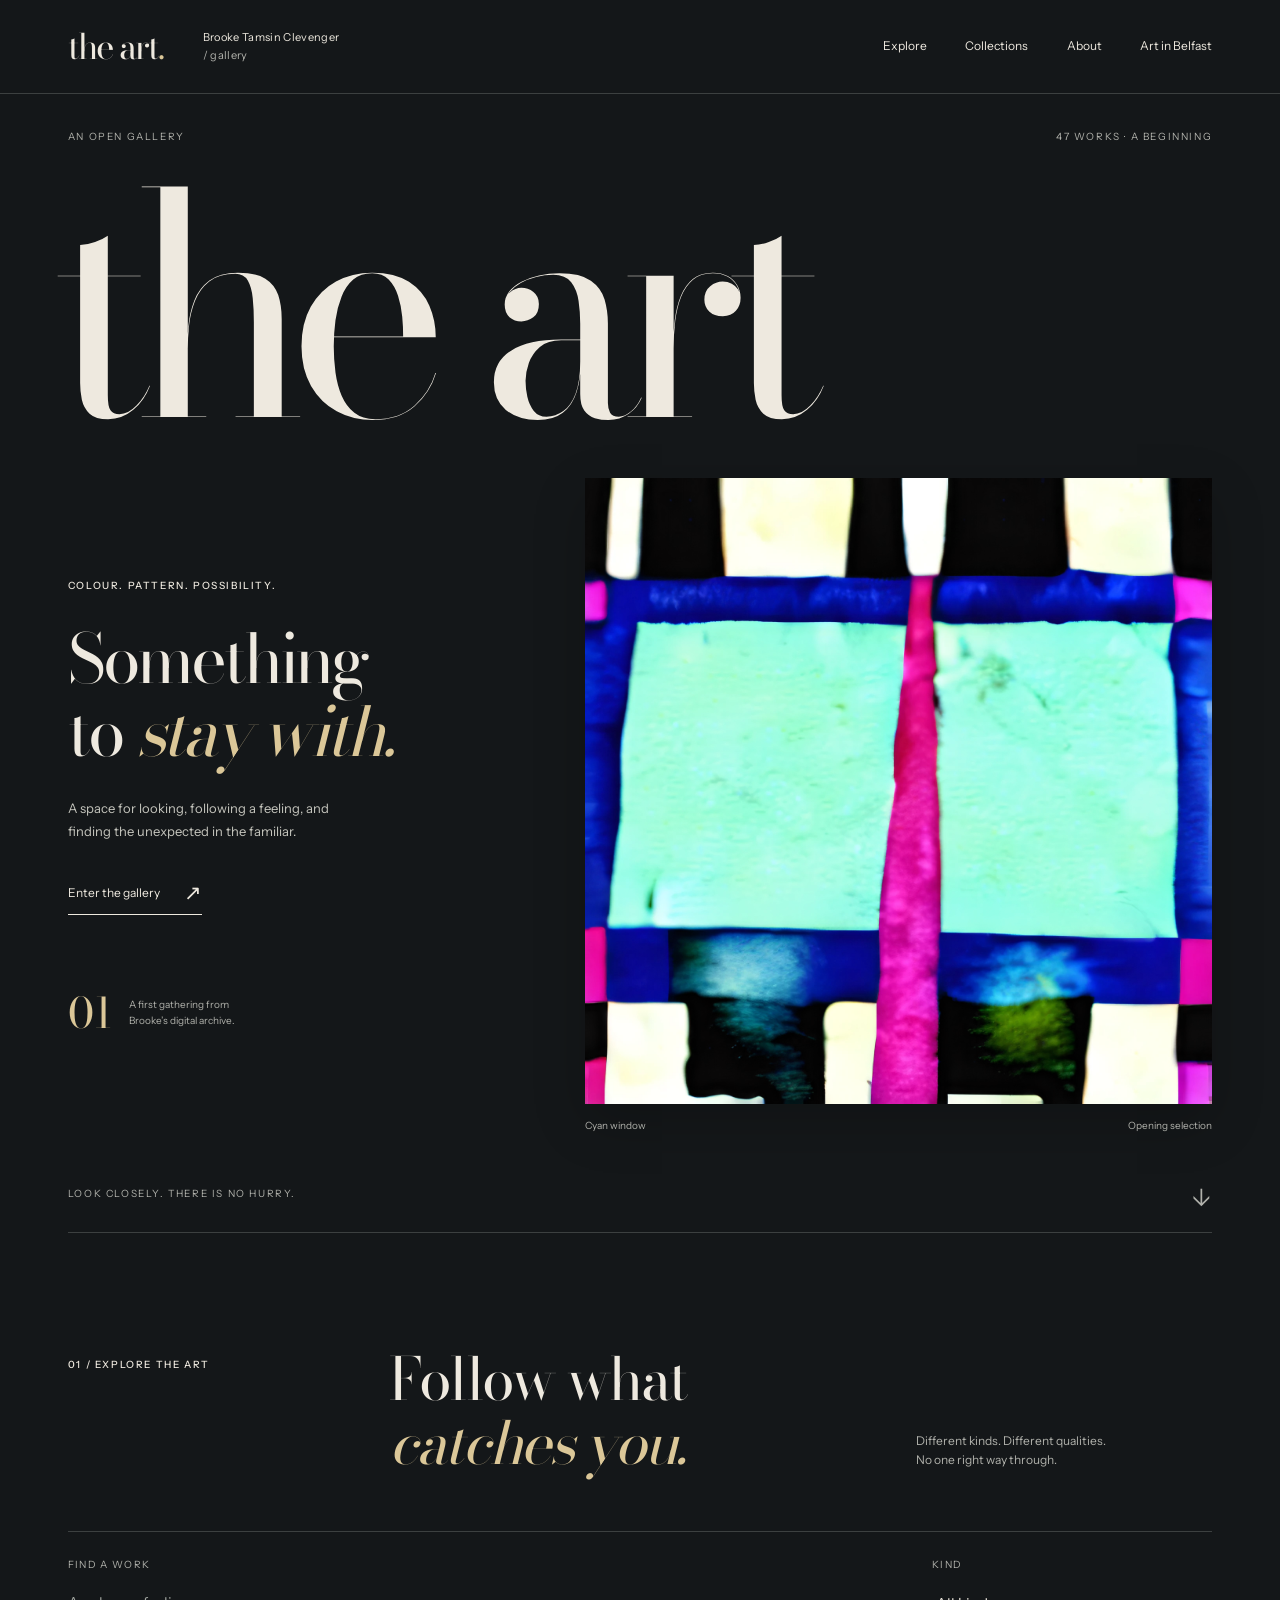
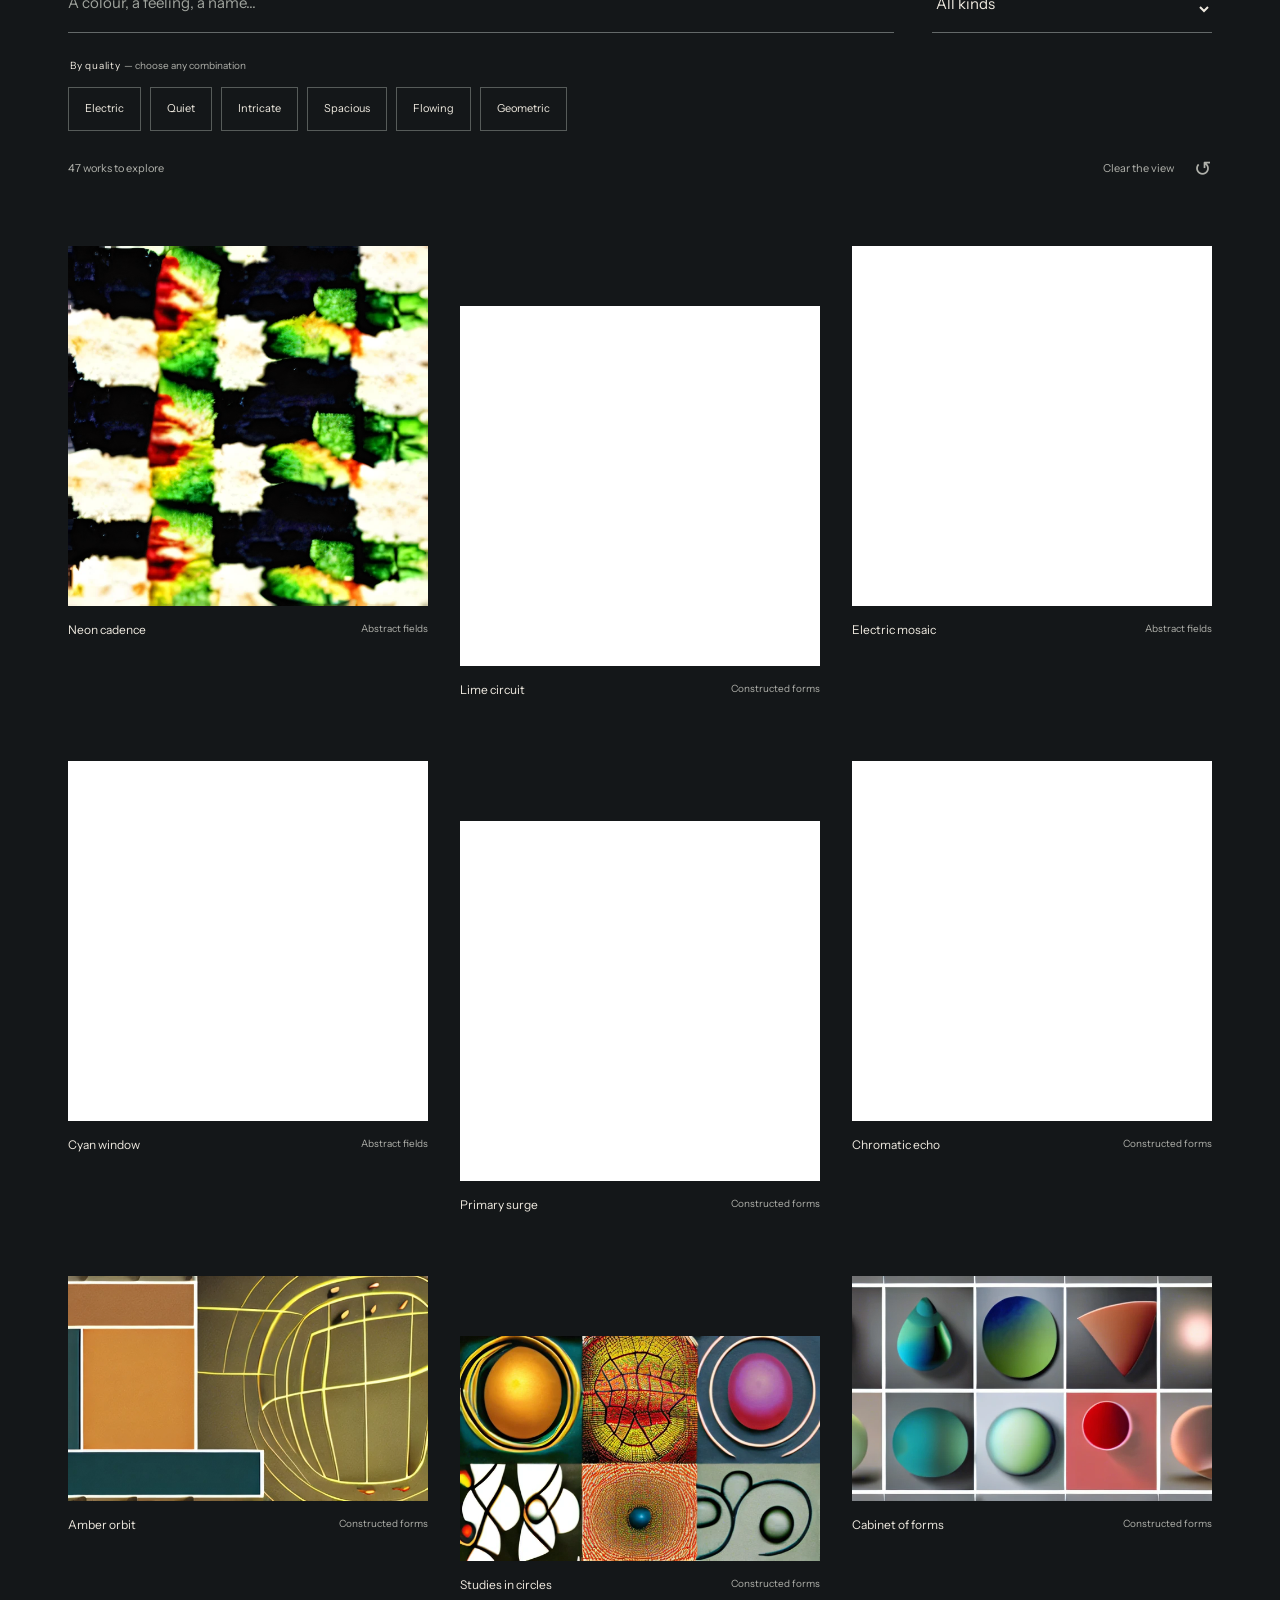
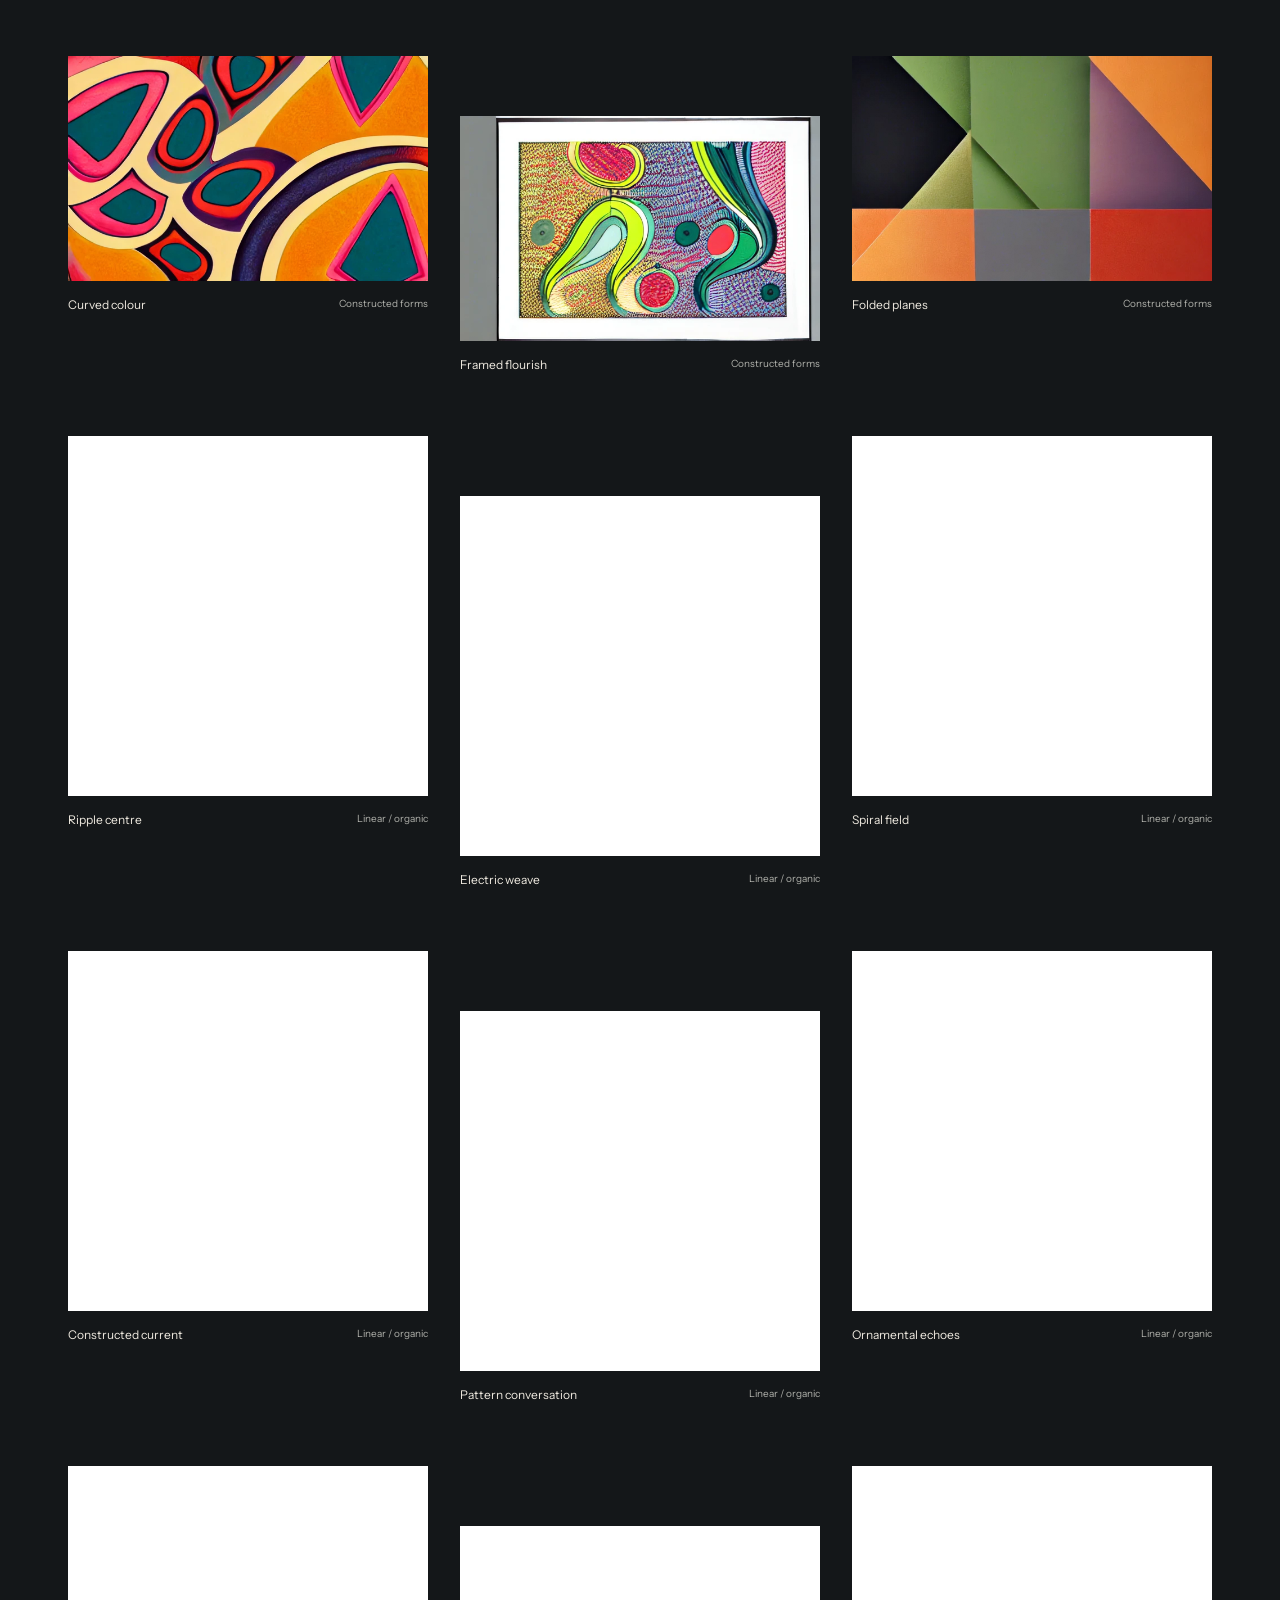
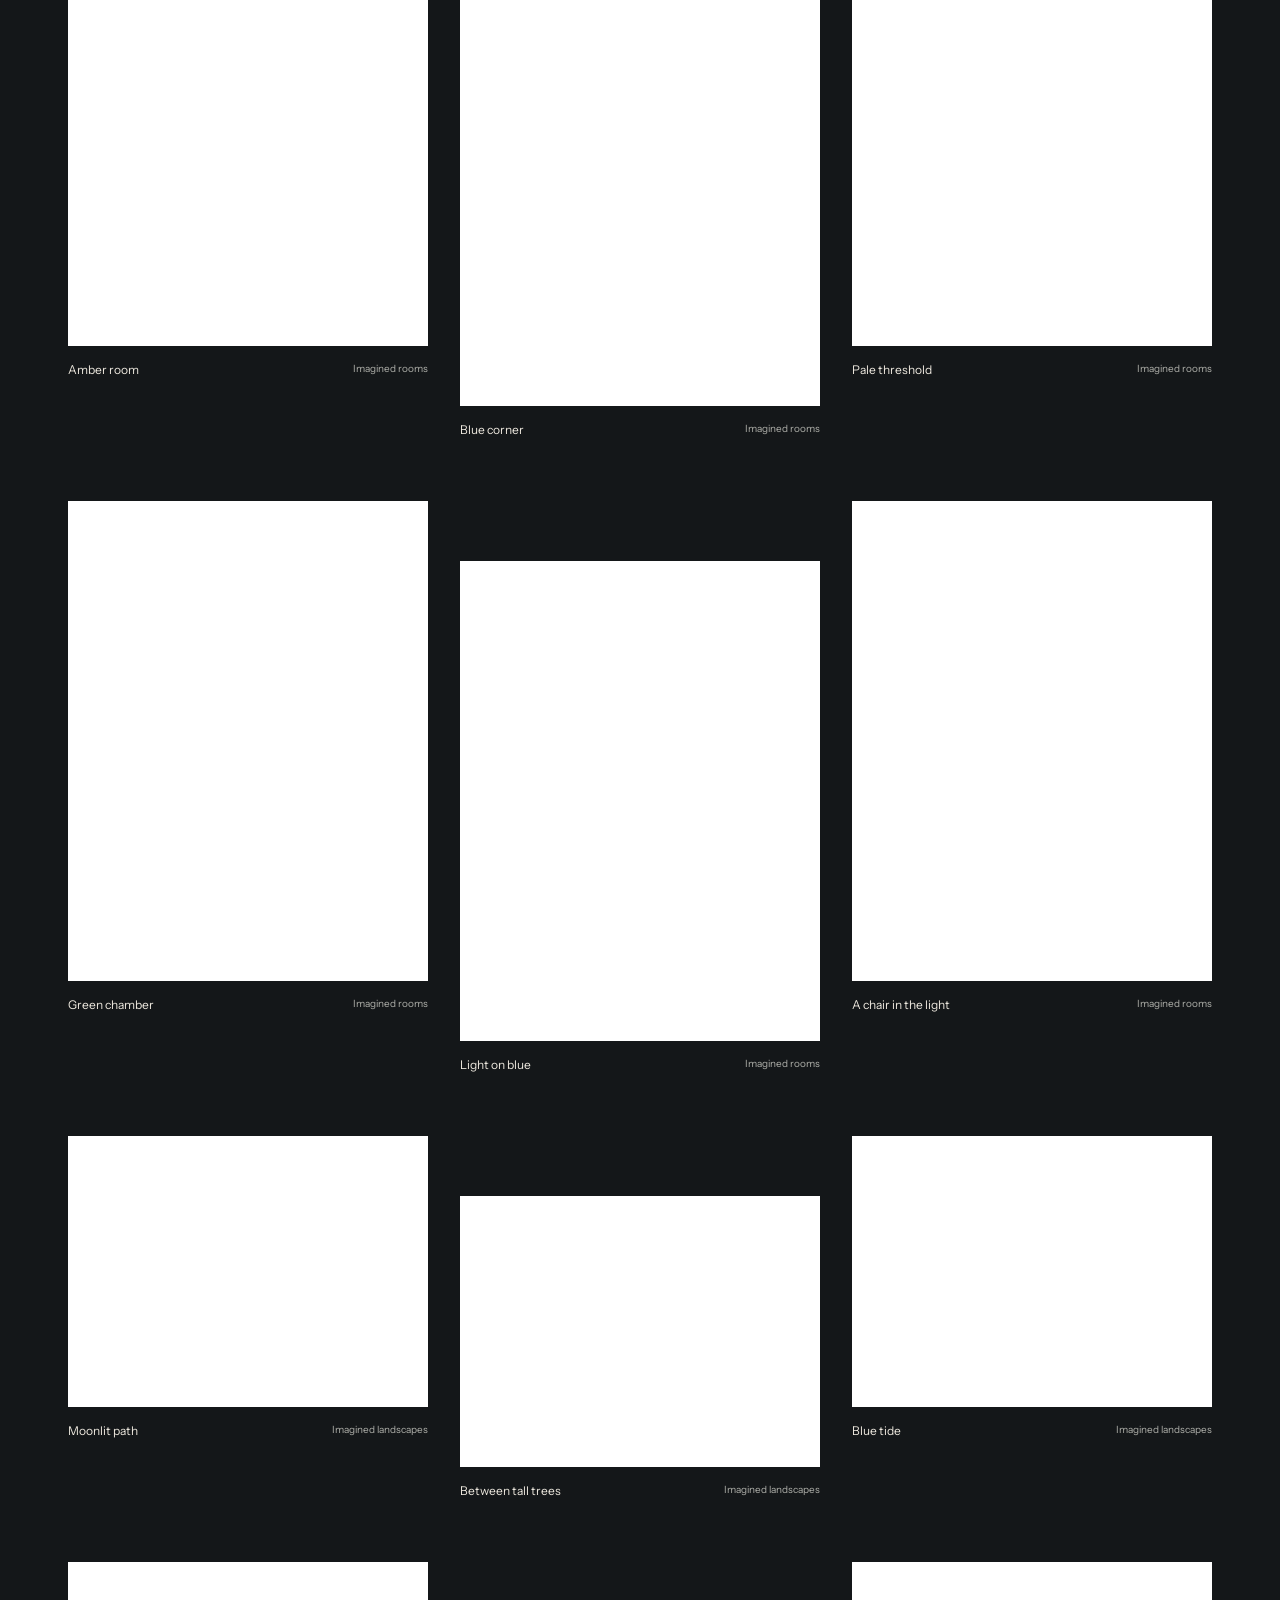
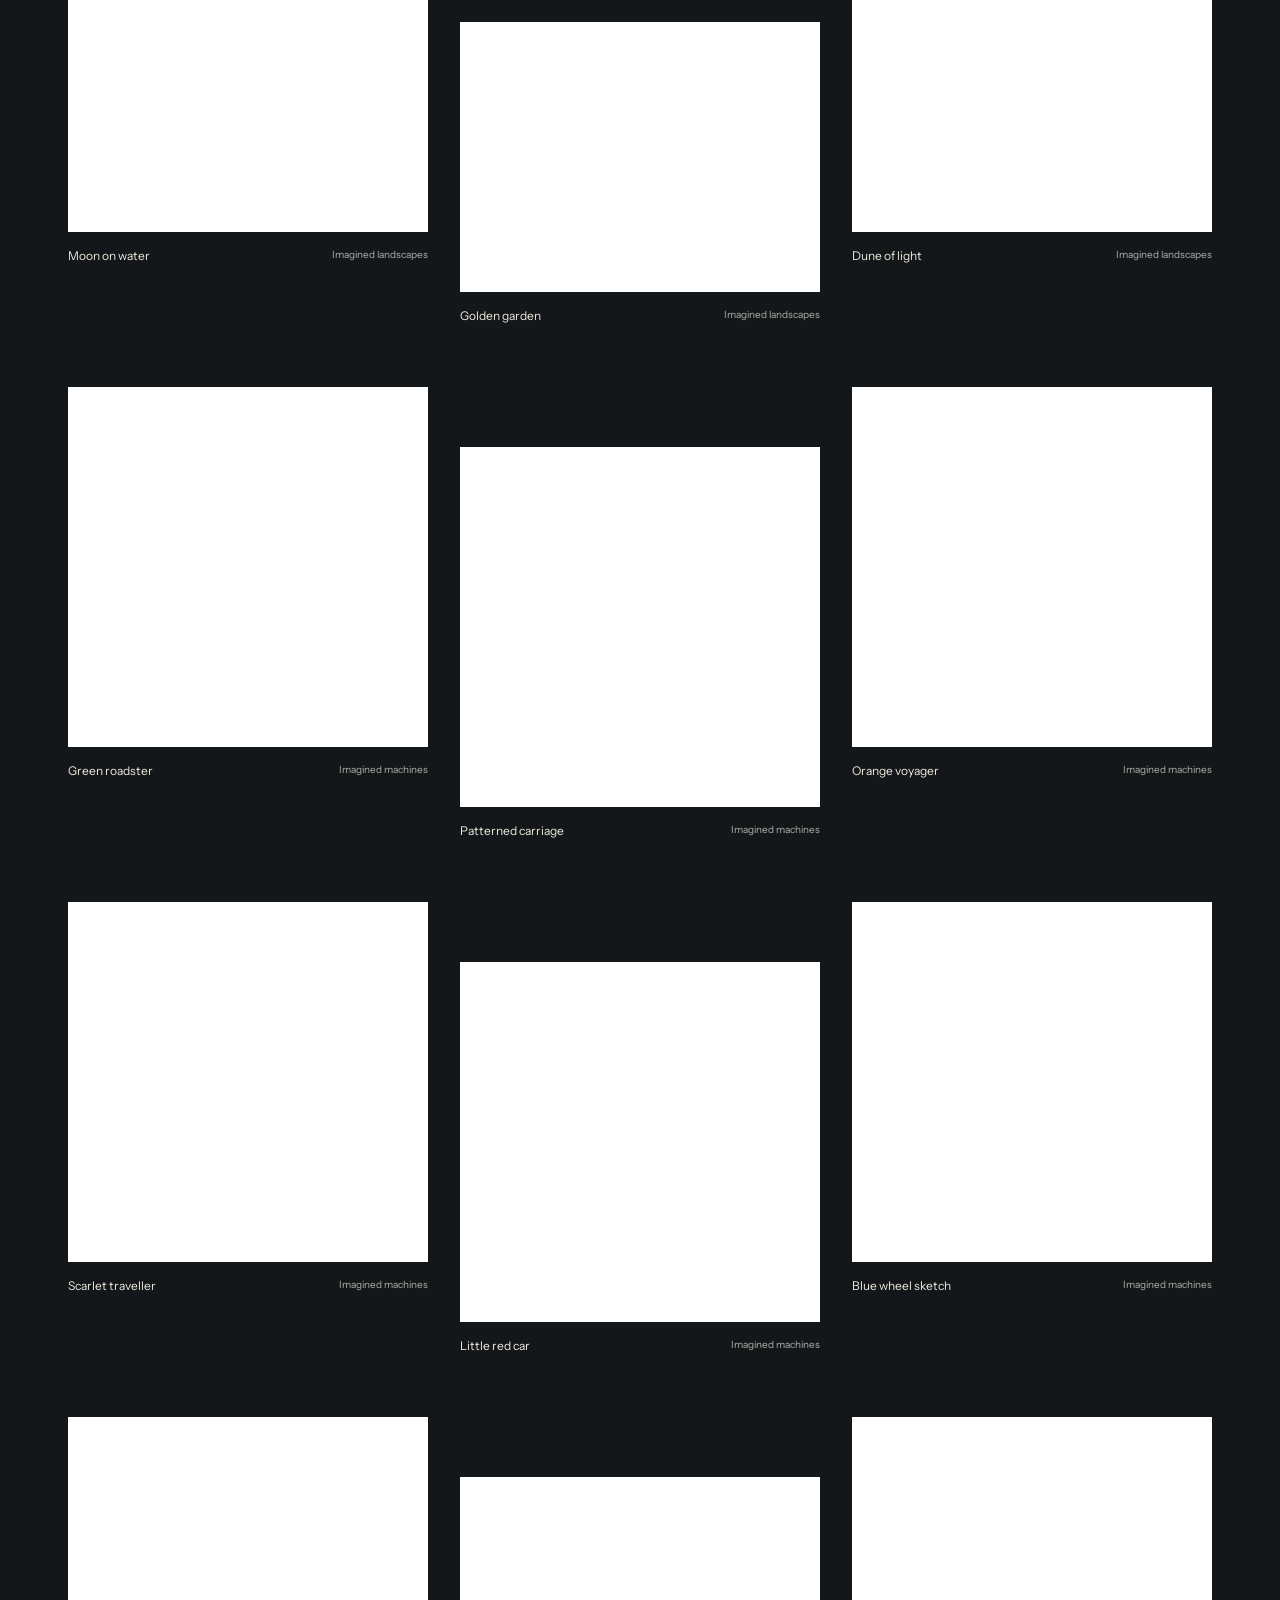
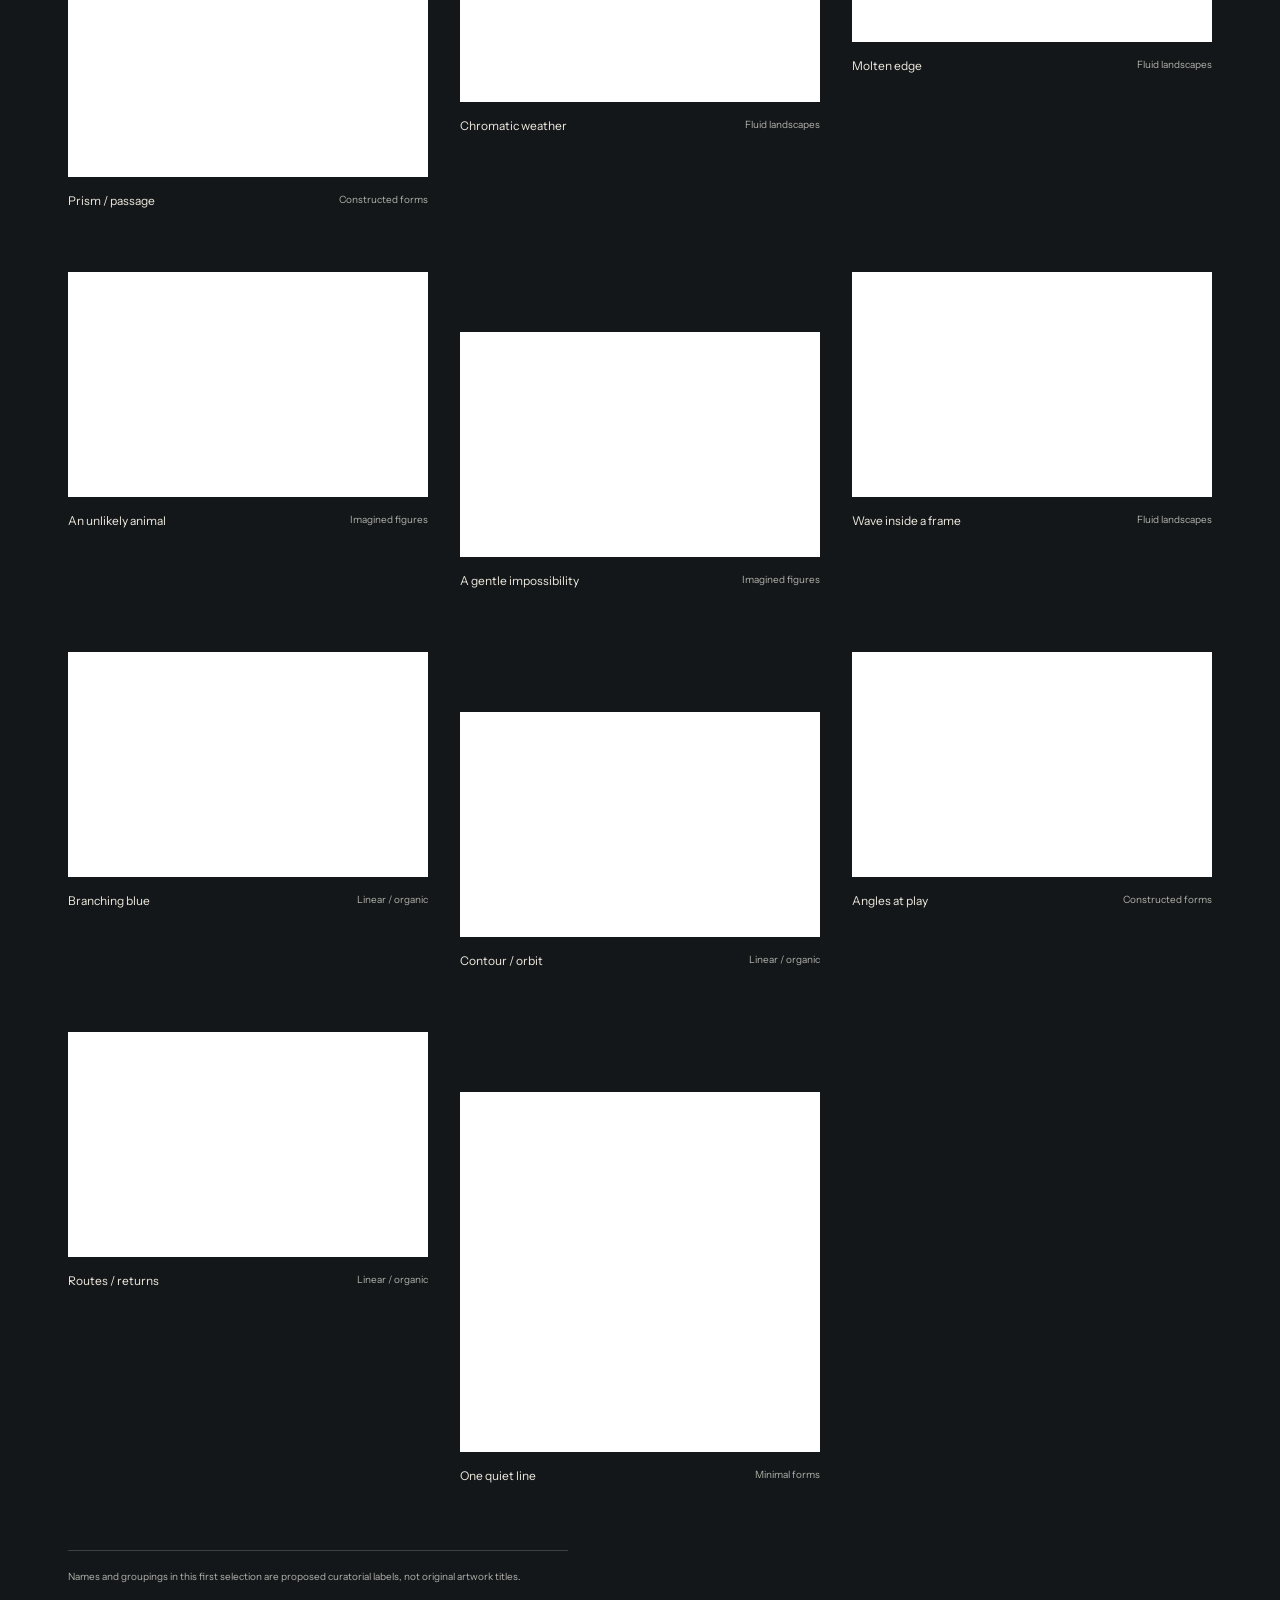
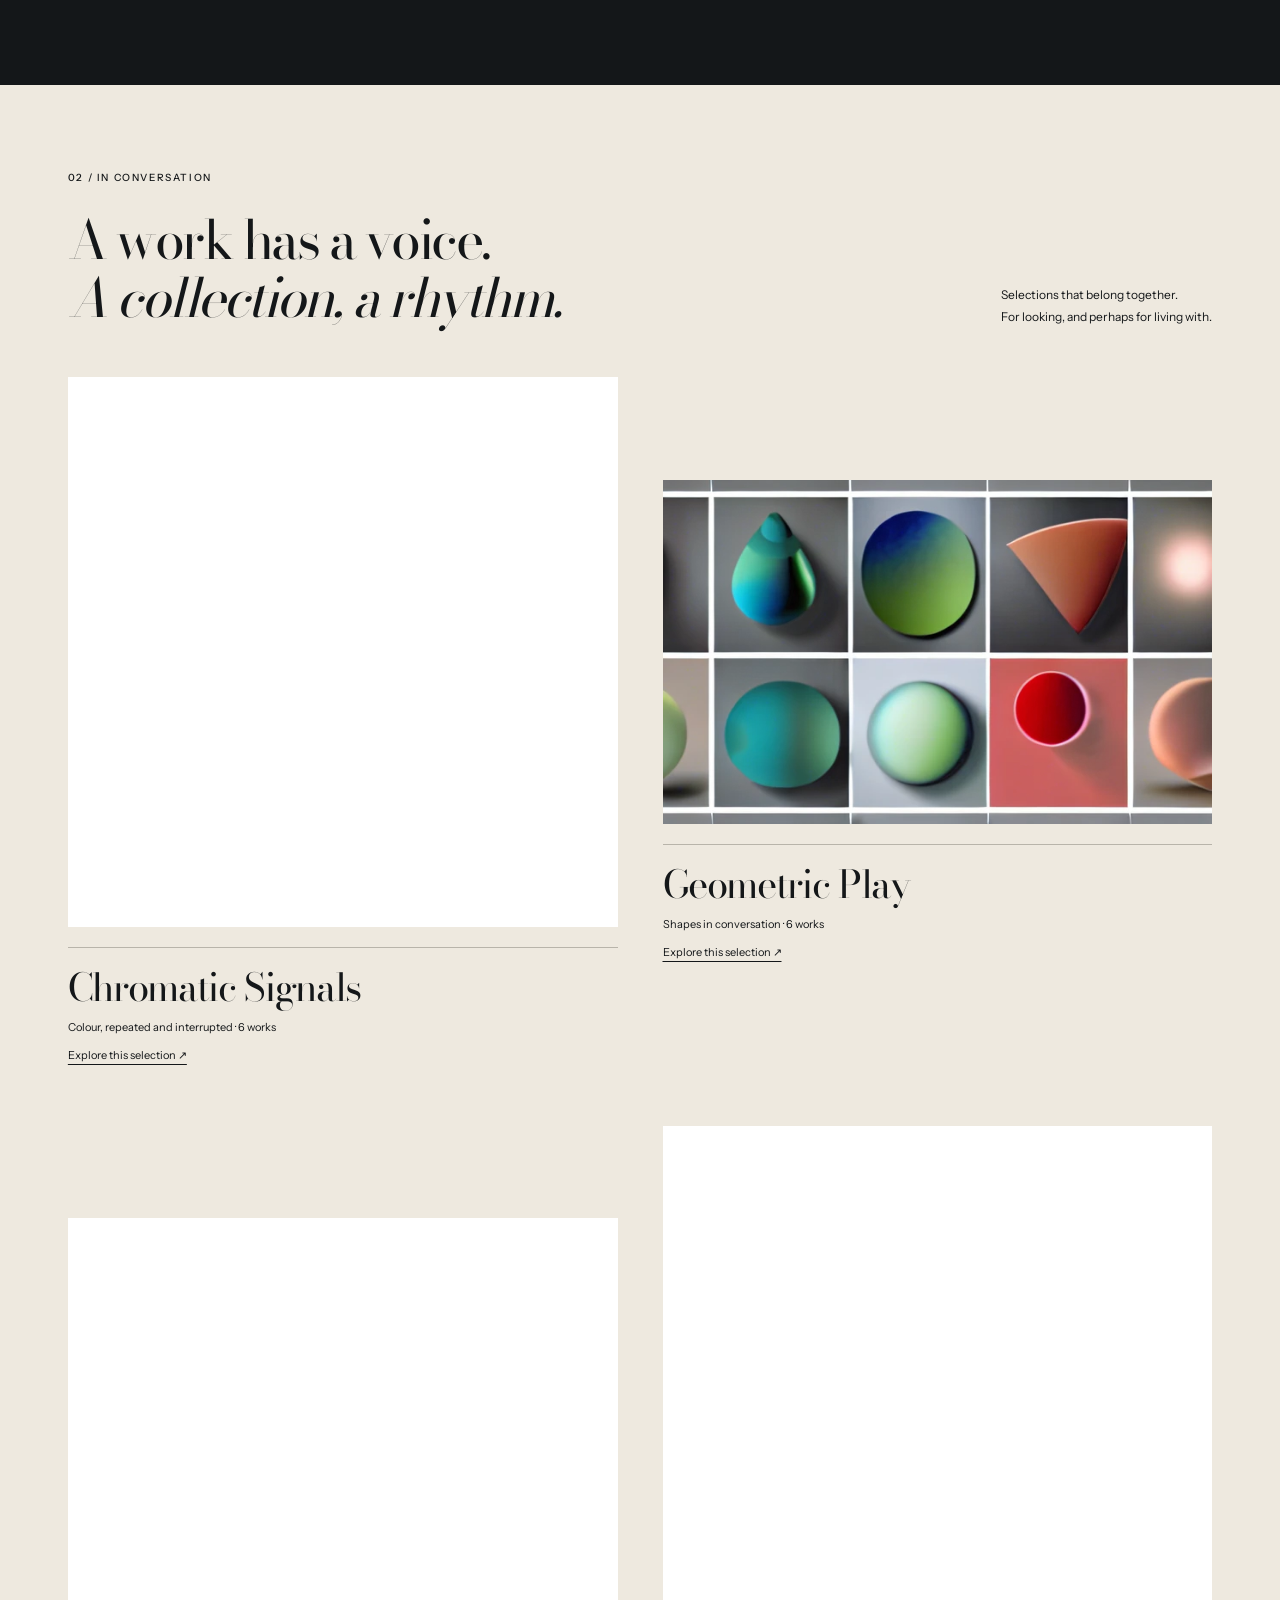
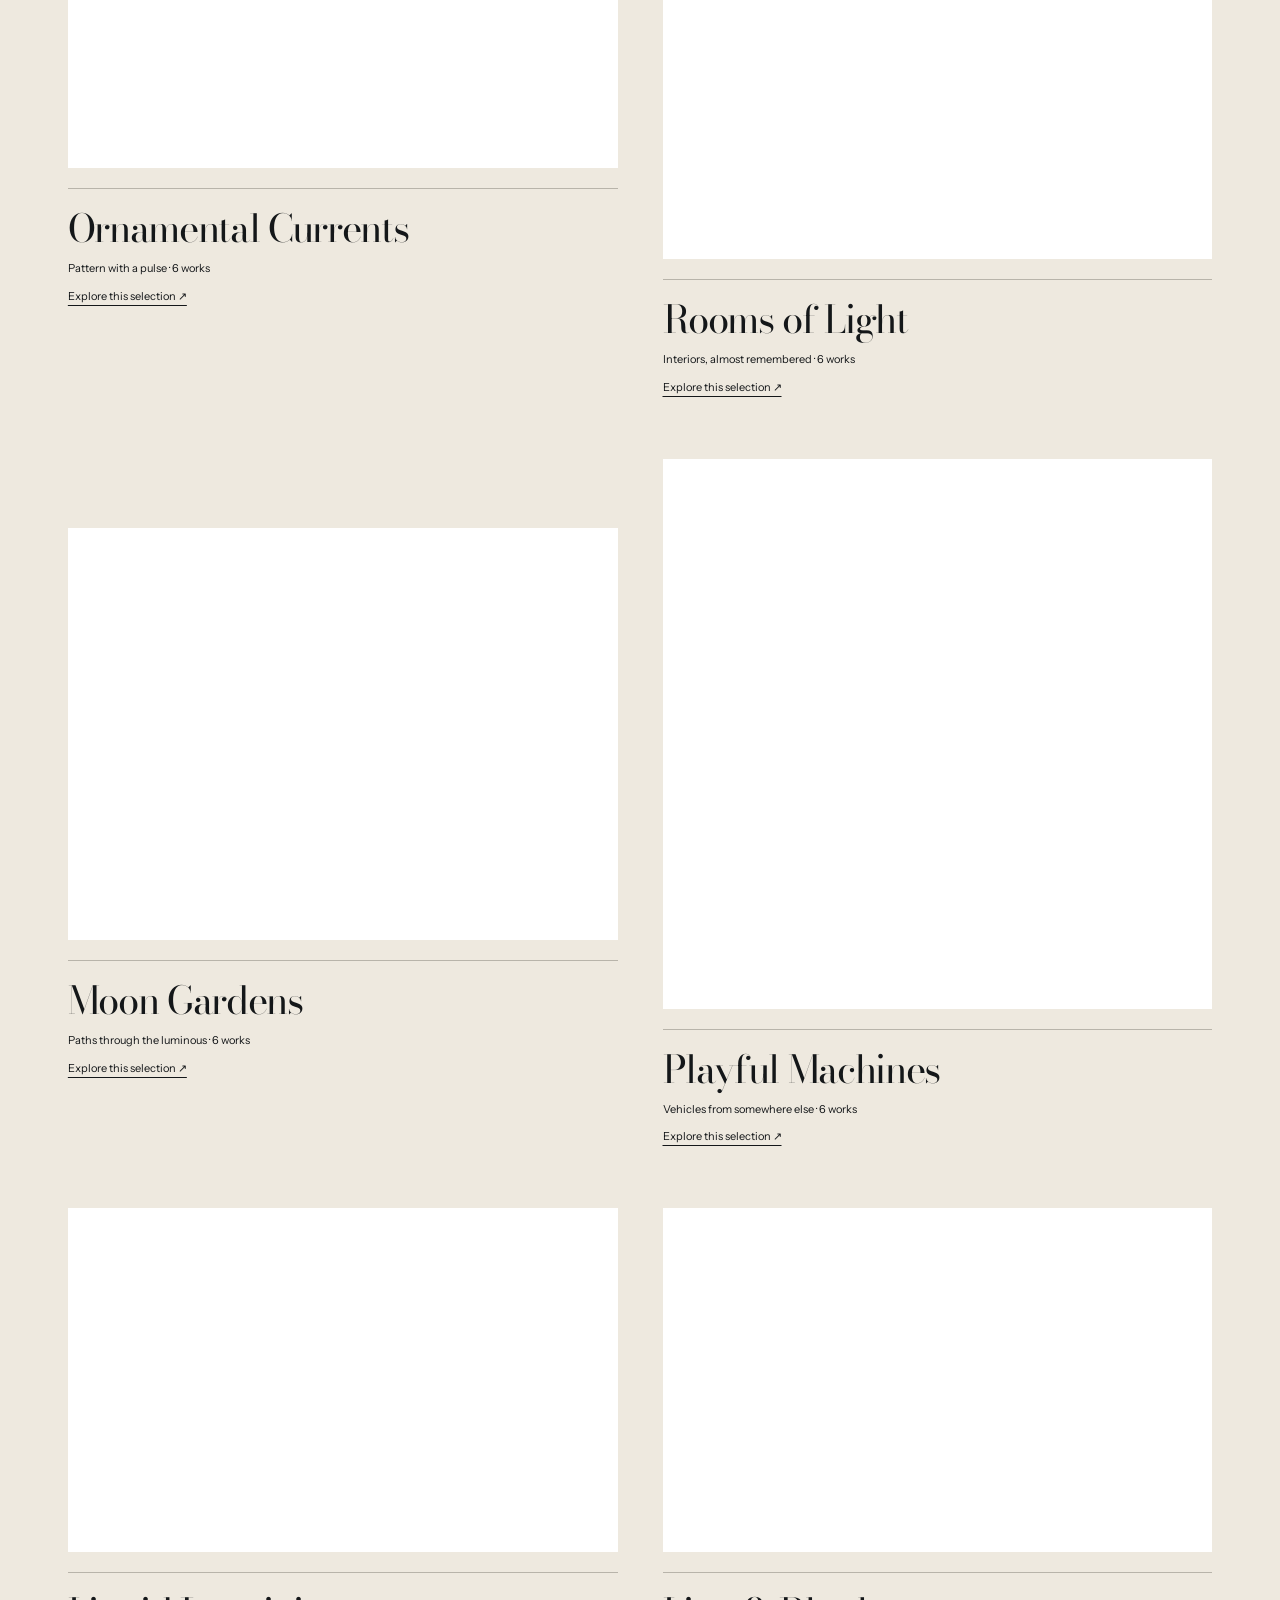
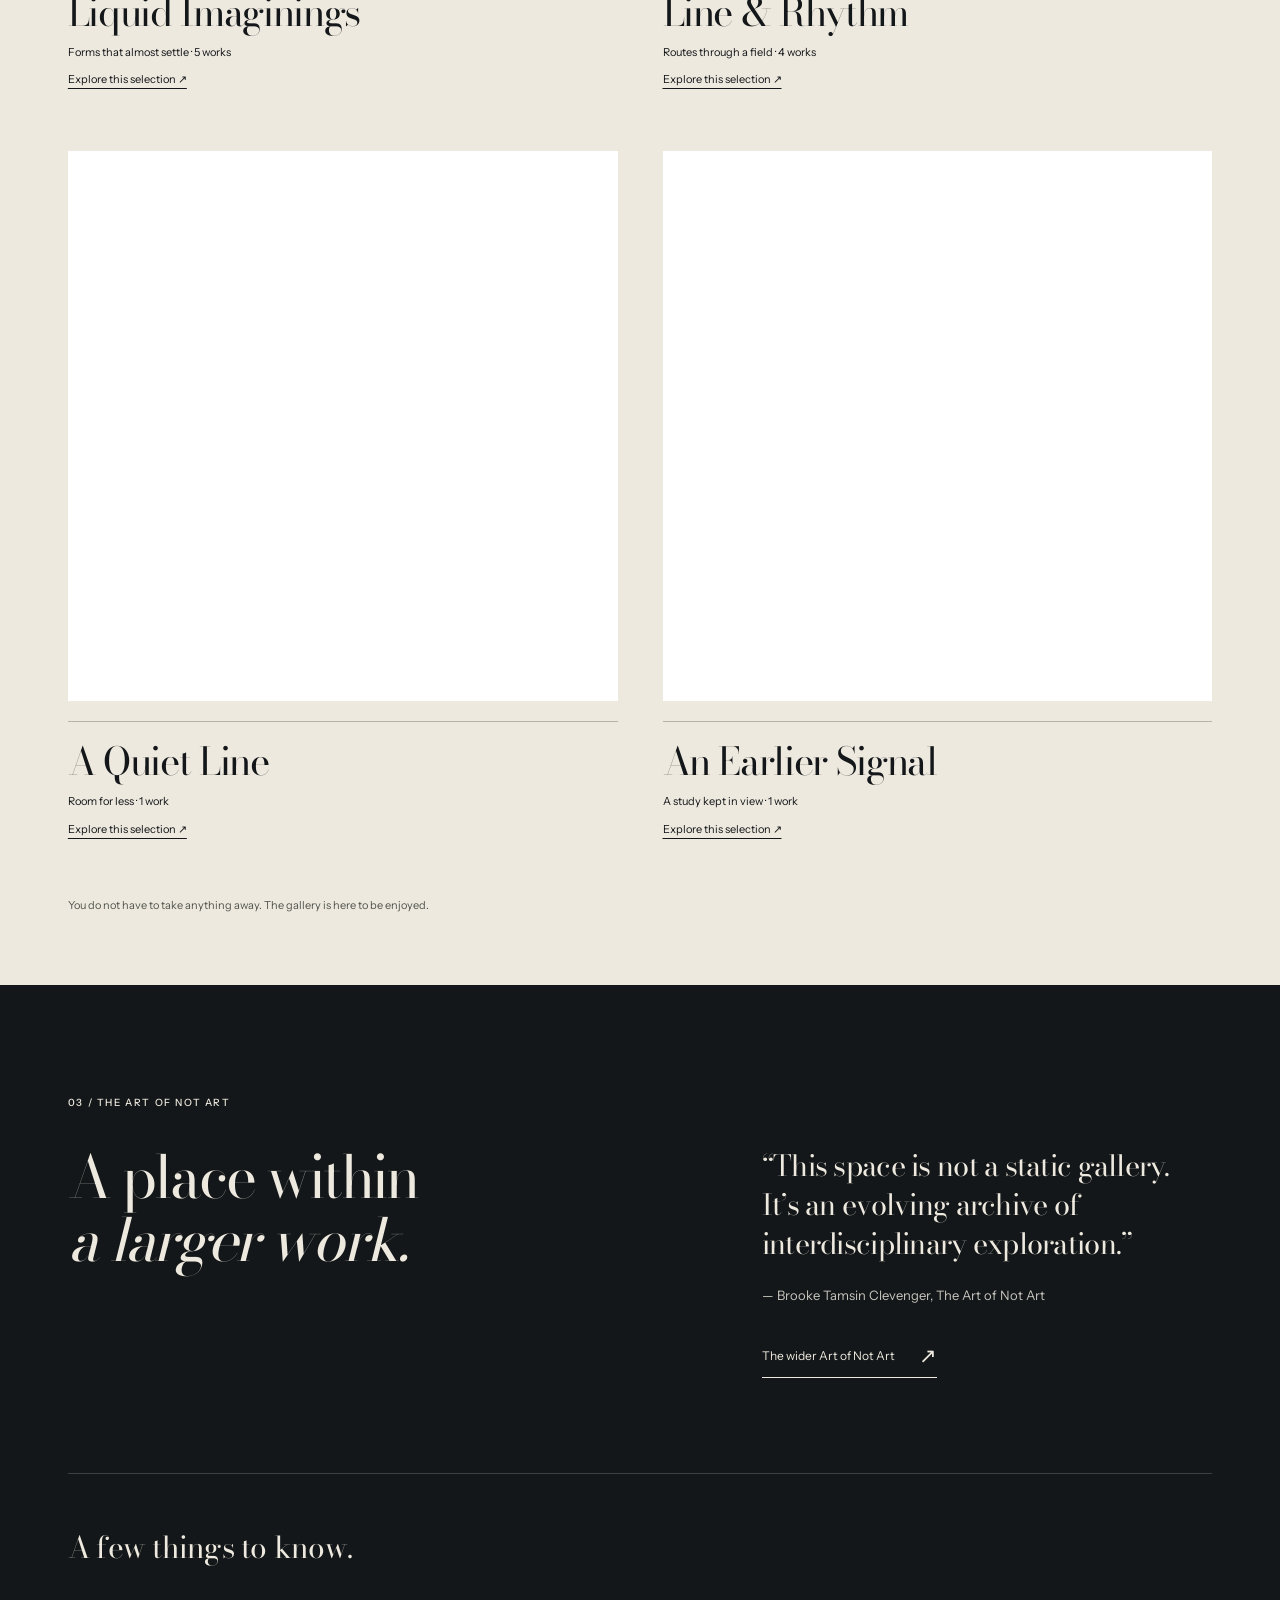
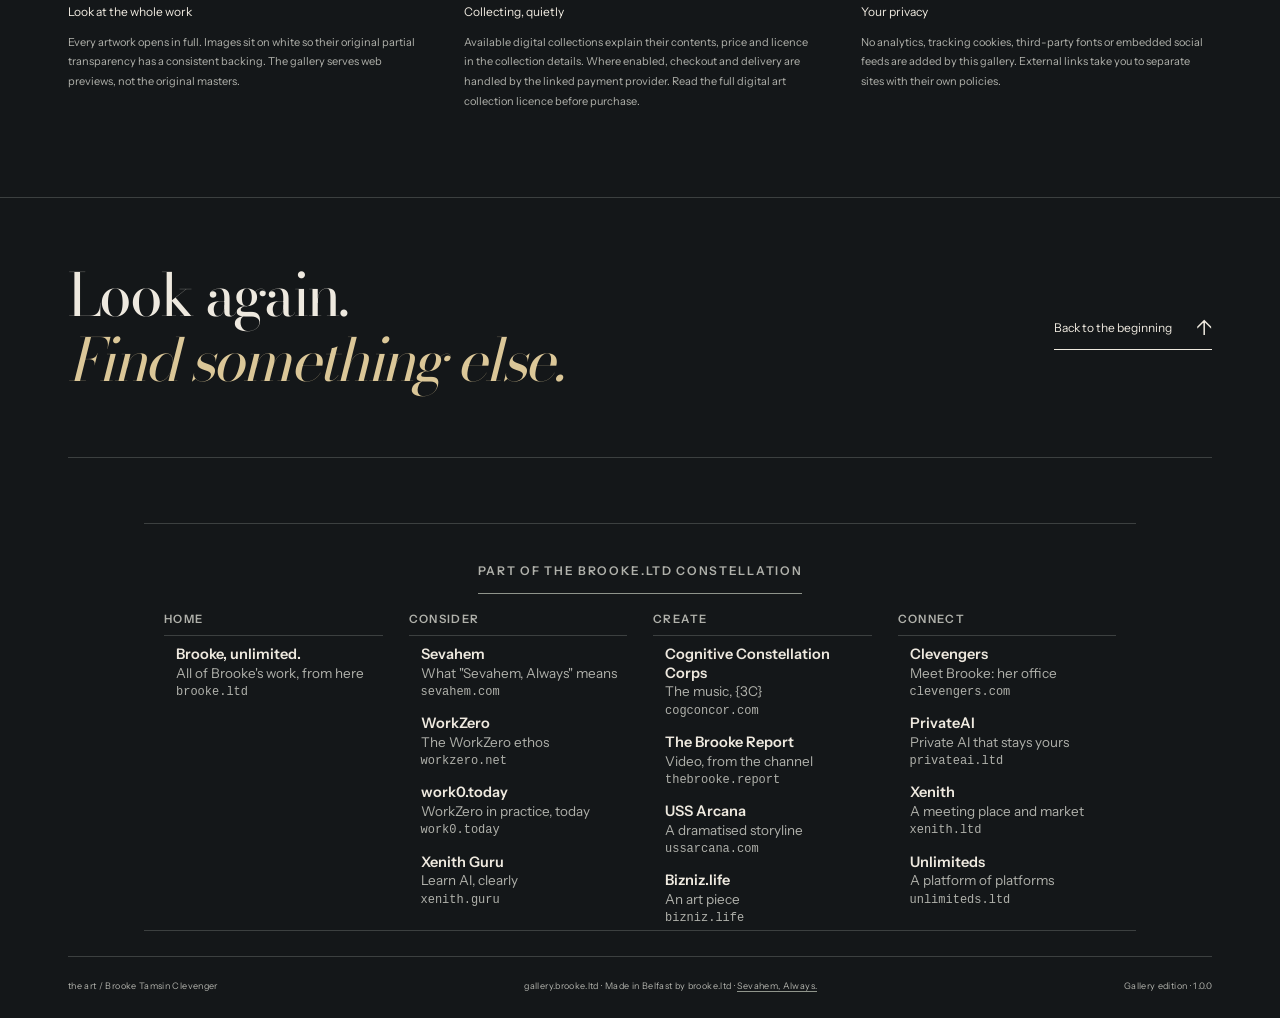
<file: index.html>
<!doctype html>
<html lang="en-GB">
<head>
<meta name="robots" content="index, follow">
  <meta charset="utf-8">
  <meta name="viewport" content="width=device-width, initial-scale=1">
  <meta name="description" content="The art of Brooke Tamsin Clevenger. An open gallery of colour, pattern and possibility, with room to look a little longer.">

  <meta name="color-scheme" content="dark light">
  <meta http-equiv="Content-Security-Policy" content="default-src 'self'; script-src 'self'; style-src 'self'; img-src 'self'; font-src 'self'; connect-src 'self'; object-src 'none'; base-uri 'none'; form-action 'none'">
  <meta name="referrer" content="strict-origin-when-cross-origin">
  <meta property="og:title" content="the art — Brooke Tamsin Clevenger">
  <meta property="og:description" content="An open gallery of colour, pattern and possibility.">
  <meta property="og:type" content="website">
  <meta property="og:url" content="https://gallery.brooke.ltd/">
  <link rel="canonical" href="https://gallery.brooke.ltd/">
  <link rel="stylesheet" href="./assets/styles.css">
  <link rel="icon" href="./assets/favicon.svg" type="image/svg+xml">
  <title>the art — Brooke Tamsin Clevenger</title>
  <script type="module" src="./assets/app.mjs"></script>
</head>
<body>
  <a class="skip-link" href="#explore">Skip to the artworks</a>
  <header class="site-header">
    <a class="wordmark" href="#arrival" aria-label="the art, return to arrival">the art<span class="wordmark-dot" aria-hidden="true">.</span></a>
    <p class="attribution">Brooke Tamsin Clevenger <span>/ gallery</span></p>
    <nav aria-label="Gallery">
      <a href="#explore">Explore</a>
      <a href="#collections">Collections</a>
      <a href="#about">About</a>
      <a href="/art-in-belfast/">Art in Belfast</a>
    </nav>
  </header>

  <main>
    <section class="arrival page-width" id="arrival" aria-labelledby="arrival-title">
      <div class="arrival-topline"><span>An open gallery</span><span>47 works · a beginning</span></div>
      <h1 id="arrival-title">the art</h1>
      <div class="arrival-composition">
        <div class="arrival-introduction">
          <p class="eyebrow">Colour. Pattern. Possibility.</p>
          <p class="arrival-statement">Something<br>to <em>stay with.</em></p>
          <p class="arrival-copy">A space for looking, following a feeling, and finding the unexpected in the familiar.</p>
          <a class="text-link entrance-link" href="#explore">Enter the gallery <span aria-hidden="true">↗</span></a>
          <div class="arrival-footnote"><span class="index-mark">01</span><p>A first gathering from<br>Brooke’s digital archive.</p></div>
        </div>
        <figure class="arrival-art">
          <a href="#explore" class="hero-image-link" aria-label="Explore the gallery below"><img src="assets/art/cs-04-1600.webp" alt="Two large pale cyan fields divided by hot pink and bounded by deep blue and black." width="1600" height="1600" fetchpriority="high" decoding="async"></a>
          <figcaption><span>Cyan window</span><span>Opening selection</span></figcaption>
        </figure>
      </div>
      <div class="arrival-baseline"><span>Look closely. There is no hurry.</span><span aria-hidden="true">↓</span></div>
    </section>

    <section class="explore page-width" id="explore" aria-labelledby="explore-title">
      <div class="section-heading">
        <p class="eyebrow">01 / Explore the art</p>
        <h2 id="explore-title">Follow what<br><em>catches you.</em></h2>
        <p class="section-intro">Different kinds. Different qualities.<br>No one right way through.</p>
      </div>
      <div id="route-notice" class="route-notice" role="status" hidden></div>
      <form id="gallery-filters" class="gallery-filters enhancement" role="search" aria-label="Find an artwork">
        <div class="filter-fields">
          <div class="search-field"><label for="work-search">Find a work</label><input id="work-search" type="search" placeholder="A colour, a feeling, a name…" autocomplete="off"></div>
          <div class="kind-field"><label for="kind-filter">Kind</label><select id="kind-filter"><option value="all">All kinds</option><option value="abstract-fields">Abstract fields</option><option value="constructed-forms">Constructed forms</option><option value="fluid-landscapes">Fluid landscapes</option><option value="imagined-figures">Imagined figures</option><option value="linear-organic">Linear / organic</option><option value="minimal-forms">Minimal forms</option><option value="imagined-rooms">Imagined rooms</option><option value="imagined-landscapes">Imagined landscapes</option><option value="imagined-machines">Imagined machines</option></select></div>
        </div>
        <fieldset class="quality-field"><legend>By quality <span>— choose any combination</span></legend><div id="quality-filters"><button type="button" data-quality="electric" aria-pressed="false">Electric</button><button type="button" data-quality="quiet" aria-pressed="false">Quiet</button><button type="button" data-quality="intricate" aria-pressed="false">Intricate</button><button type="button" data-quality="spacious" aria-pressed="false">Spacious</button><button type="button" data-quality="flowing" aria-pressed="false">Flowing</button><button type="button" data-quality="geometric" aria-pressed="false">Geometric</button></div></fieldset>
        <div class="filter-summary"><p id="result-count" role="status" aria-live="polite" aria-atomic="true">47 works to explore</p><button id="reset-filters" class="text-button" type="reset">Clear the view <span aria-hidden="true">↺</span></button></div>
      </form>
      <noscript><p class="fallback-note">The full collection is below. Select any image to view its complete preview. Search and in-gallery viewing are available with JavaScript.</p></noscript>
      <p id="load-status" class="load-status" role="status"></p>
      <div id="work-grid" class="work-grid"><a class="work-link work-card" data-work-id="cs-01" data-kind="abstract-fields" data-qualities="electric intricate geometric" href="assets/art/cs-01-1600.webp" aria-label="View Neon cadence"><figure><img src="assets/art/cs-01-640.webp" alt="Cream and lime bands, red accents and dark blue-black blocks repeated across a square." width="1600" height="1600" loading="lazy" decoding="async"><figcaption><span>Neon cadence</span><span>Abstract fields</span></figcaption></figure></a>
<a class="work-link work-card" data-work-id="cs-02" data-kind="constructed-forms" data-qualities="electric geometric spacious" href="assets/art/cs-02-1600.webp" aria-label="View Lime circuit"><figure><img src="assets/art/cs-02-640.webp" alt="Mirrored black block-like structures with lime and green vertical strips against white." width="1600" height="1600" loading="lazy" decoding="async"><figcaption><span>Lime circuit</span><span>Constructed forms</span></figcaption></figure></a>
<a class="work-link work-card" data-work-id="cs-03" data-kind="abstract-fields" data-qualities="electric intricate geometric" href="assets/art/cs-03-1600.webp" aria-label="View Electric mosaic"><figure><img src="assets/art/cs-03-640.webp" alt="A square mosaic of navy shapes, cyan, yellow, magenta and white." width="1600" height="1600" loading="lazy" decoding="async"><figcaption><span>Electric mosaic</span><span>Abstract fields</span></figcaption></figure></a>
<a class="work-link work-card" data-work-id="cs-04" data-kind="abstract-fields" data-qualities="electric spacious geometric" href="assets/art/cs-04-1600.webp" aria-label="View Cyan window"><figure><img src="assets/art/cs-04-640.webp" alt="Two large pale cyan fields divided by hot pink and bounded by deep blue and black." width="1600" height="1600" loading="lazy" decoding="async"><figcaption><span>Cyan window</span><span>Abstract fields</span></figcaption></figure></a>
<a class="work-link work-card" data-work-id="cs-05" data-kind="constructed-forms" data-qualities="electric geometric flowing" href="assets/art/cs-05-1600.webp" aria-label="View Primary surge"><figure><img src="assets/art/cs-05-640.webp" alt="Strong blue, red and yellow angular fragments arranged on a white square." width="1600" height="1600" loading="lazy" decoding="async"><figcaption><span>Primary surge</span><span>Constructed forms</span></figcaption></figure></a>
<a class="work-link work-card" data-work-id="cs-06" data-kind="constructed-forms" data-qualities="electric intricate geometric" href="assets/art/cs-06-1600.webp" aria-label="View Chromatic echo"><figure><img src="assets/art/cs-06-640.webp" alt="A symmetrical square composition with rainbow bars, black shapes and blue bursts." width="1600" height="1600" loading="lazy" decoding="async"><figcaption><span>Chromatic echo</span><span>Constructed forms</span></figcaption></figure></a>
<a class="work-link work-card" data-work-id="gp-01" data-kind="constructed-forms" data-qualities="geometric spacious" href="assets/art/gp-01-1600.webp" aria-label="View Amber orbit"><figure><img src="assets/art/gp-01-640.webp" alt="Amber panels beside curving yellow grid lines on a muted ground." width="1600" height="1000" loading="lazy" decoding="async"><figcaption><span>Amber orbit</span><span>Constructed forms</span></figcaption></figure></a>
<a class="work-link work-card" data-work-id="gp-02" data-kind="constructed-forms" data-qualities="geometric spacious" href="assets/art/gp-02-1600.webp" aria-label="View Studies in circles"><figure><img src="assets/art/gp-02-640.webp" alt="A panelled arrangement of colourful circles, rings and intersecting lines." width="1600" height="1000" loading="lazy" decoding="async"><figcaption><span>Studies in circles</span><span>Constructed forms</span></figcaption></figure></a>
<a class="work-link work-card" data-work-id="gp-03" data-kind="constructed-forms" data-qualities="geometric spacious" href="assets/art/gp-03-1600.webp" aria-label="View Cabinet of forms"><figure><img src="assets/art/gp-03-640.webp" alt="Shaded teal, green, coral and red forms arranged in a pale rectangular grid." width="1600" height="1000" loading="lazy" decoding="async"><figcaption><span>Cabinet of forms</span><span>Constructed forms</span></figcaption></figure></a>
<a class="work-link work-card" data-work-id="gp-04" data-kind="constructed-forms" data-qualities="geometric spacious" href="assets/art/gp-04-1600.webp" aria-label="View Curved colour"><figure><img src="assets/art/gp-04-640.webp" alt="Broad orange and cream curves surround teal and pink rounded shapes." width="1600" height="1000" loading="lazy" decoding="async"><figcaption><span>Curved colour</span><span>Constructed forms</span></figcaption></figure></a>
<a class="work-link work-card" data-work-id="gp-05" data-kind="constructed-forms" data-qualities="geometric spacious" href="assets/art/gp-05-1600.webp" aria-label="View Framed flourish"><figure><img src="assets/art/gp-05-640.webp" alt="A framed field of green, pink and teal curving forms with dense small marks." width="1600" height="1000" loading="lazy" decoding="async"><figcaption><span>Framed flourish</span><span>Constructed forms</span></figcaption></figure></a>
<a class="work-link work-card" data-work-id="gp-06" data-kind="constructed-forms" data-qualities="geometric spacious" href="assets/art/gp-06-1600.webp" aria-label="View Folded planes"><figure><img src="assets/art/gp-06-640.webp" alt="Overlapping dark, green, orange, purple and red geometric planes." width="1600" height="1000" loading="lazy" decoding="async"><figcaption><span>Folded planes</span><span>Constructed forms</span></figcaption></figure></a>
<a class="work-link work-card" data-work-id="oc-01" data-kind="linear-organic" data-qualities="intricate flowing electric" href="assets/art/oc-01-1600.webp" aria-label="View Ripple centre"><figure><img src="assets/art/oc-01-640.webp" alt="Golden concentric ripples and mirrored contours on a deep blue square." width="1600" height="1600" loading="lazy" decoding="async"><figcaption><span>Ripple centre</span><span>Linear / organic</span></figcaption></figure></a>
<a class="work-link work-card" data-work-id="oc-02" data-kind="linear-organic" data-qualities="intricate flowing electric" href="assets/art/oc-02-1600.webp" aria-label="View Electric weave"><figure><img src="assets/art/oc-02-640.webp" alt="Dense multicoloured lines flow into a mirrored central pattern." width="1600" height="1600" loading="lazy" decoding="async"><figcaption><span>Electric weave</span><span>Linear / organic</span></figcaption></figure></a>
<a class="work-link work-card" data-work-id="oc-03" data-kind="linear-organic" data-qualities="intricate flowing electric" href="assets/art/oc-03-1600.webp" aria-label="View Spiral field"><figure><img src="assets/art/oc-03-640.webp" alt="Bright concentric curves curl through an intricate cyan, orange and yellow field." width="1600" height="1600" loading="lazy" decoding="async"><figcaption><span>Spiral field</span><span>Linear / organic</span></figcaption></figure></a>
<a class="work-link work-card" data-work-id="oc-04" data-kind="linear-organic" data-qualities="intricate flowing electric" href="assets/art/oc-04-1600.webp" aria-label="View Constructed current"><figure><img src="assets/art/oc-04-640.webp" alt="Stacked blue, purple and orange angular bands filled with fine line patterns." width="1600" height="1600" loading="lazy" decoding="async"><figcaption><span>Constructed current</span><span>Linear / organic</span></figcaption></figure></a>
<a class="work-link work-card" data-work-id="oc-05" data-kind="linear-organic" data-qualities="intricate flowing electric" href="assets/art/oc-05-1600.webp" aria-label="View Pattern conversation"><figure><img src="assets/art/oc-05-640.webp" alt="Teal, orange, yellow and pink shapes fitted together with dense linear texture." width="1600" height="1600" loading="lazy" decoding="async"><figcaption><span>Pattern conversation</span><span>Linear / organic</span></figcaption></figure></a>
<a class="work-link work-card" data-work-id="oc-06" data-kind="linear-organic" data-qualities="intricate flowing electric" href="assets/art/oc-06-1600.webp" aria-label="View Ornamental echoes"><figure><img src="assets/art/oc-06-640.webp" alt="Bold red, black, cyan and yellow ornamental bands and looping forms." width="1600" height="1600" loading="lazy" decoding="async"><figcaption><span>Ornamental echoes</span><span>Linear / organic</span></figcaption></figure></a>
<a class="work-link work-card" data-work-id="rl-01" data-kind="imagined-rooms" data-qualities="quiet spacious" href="assets/art/rl-01-1600.webp" aria-label="View Amber room"><figure><img src="assets/art/rl-01-640.webp" alt="A warm amber room with three luminous windows and pale light across the floor." width="1200" height="1600" loading="lazy" decoding="async"><figcaption><span>Amber room</span><span>Imagined rooms</span></figcaption></figure></a>
<a class="work-link work-card" data-work-id="rl-02" data-kind="imagined-rooms" data-qualities="quiet spacious" href="assets/art/rl-02-1600.webp" aria-label="View Blue corner"><figure><img src="assets/art/rl-02-640.webp" alt="An empty corner with luminous pale and turquoise walls above an orange floor." width="1200" height="1600" loading="lazy" decoding="async"><figcaption><span>Blue corner</span><span>Imagined rooms</span></figcaption></figure></a>
<a class="work-link work-card" data-work-id="rl-03" data-kind="imagined-rooms" data-qualities="quiet spacious" href="assets/art/rl-03-1600.webp" aria-label="View Pale threshold"><figure><img src="assets/art/rl-03-640.webp" alt="A pale luminous oval threshold surrounded by muted red and blue." width="1200" height="1600" loading="lazy" decoding="async"><figcaption><span>Pale threshold</span><span>Imagined rooms</span></figcaption></figure></a>
<a class="work-link work-card" data-work-id="rl-04" data-kind="imagined-rooms" data-qualities="quiet spacious" href="assets/art/rl-04-1600.webp" aria-label="View Green chamber"><figure><img src="assets/art/rl-04-640.webp" alt="A green room with a picture, tall window and pools of light on the floor." width="1200" height="1600" loading="lazy" decoding="async"><figcaption><span>Green chamber</span><span>Imagined rooms</span></figcaption></figure></a>
<a class="work-link work-card" data-work-id="rl-05" data-kind="imagined-rooms" data-qualities="quiet spacious" href="assets/art/rl-05-1600.webp" aria-label="View Light on blue"><figure><img src="assets/art/rl-05-640.webp" alt="A blue room with glowing windows and warm light on a red-purple floor." width="1200" height="1600" loading="lazy" decoding="async"><figcaption><span>Light on blue</span><span>Imagined rooms</span></figcaption></figure></a>
<a class="work-link work-card" data-work-id="rl-06" data-kind="imagined-rooms" data-qualities="quiet spacious" href="assets/art/rl-06-1600.webp" aria-label="View A chair in the light"><figure><img src="assets/art/rl-06-640.webp" alt="A small red chair beside a tall luminous window and textured turquoise wall." width="1200" height="1600" loading="lazy" decoding="async"><figcaption><span>A chair in the light</span><span>Imagined rooms</span></figcaption></figure></a>
<a class="work-link work-card" data-work-id="mg-01" data-kind="imagined-landscapes" data-qualities="electric flowing intricate" href="assets/art/mg-01-1600.webp" aria-label="View Moonlit path"><figure><img src="assets/art/mg-01-640.webp" alt="A pale winding path between tall green forms under a bright moon in a cobalt sky." width="1600" height="1200" loading="lazy" decoding="async"><figcaption><span>Moonlit path</span><span>Imagined landscapes</span></figcaption></figure></a>
<a class="work-link work-card" data-work-id="mg-02" data-kind="imagined-landscapes" data-qualities="electric flowing intricate" href="assets/art/mg-02-1600.webp" aria-label="View Between tall trees"><figure><img src="assets/art/mg-02-640.webp" alt="A luminous path winds between tall red and green forms beneath a small pale moon." width="1600" height="1200" loading="lazy" decoding="async"><figcaption><span>Between tall trees</span><span>Imagined landscapes</span></figcaption></figure></a>
<a class="work-link work-card" data-work-id="mg-03" data-kind="imagined-landscapes" data-qualities="electric flowing intricate" href="assets/art/mg-03-1600.webp" aria-label="View Blue tide"><figure><img src="assets/art/mg-03-640.webp" alt="A sculpted blue wave curves around an amber form under a swirling sky." width="1600" height="1200" loading="lazy" decoding="async"><figcaption><span>Blue tide</span><span>Imagined landscapes</span></figcaption></figure></a>
<a class="work-link work-card" data-work-id="mg-04" data-kind="imagined-landscapes" data-qualities="electric flowing intricate" href="assets/art/mg-04-1600.webp" aria-label="View Moon on water"><figure><img src="assets/art/mg-04-640.webp" alt="A bright moon reflected in a yellow path across dark blue water." width="1600" height="1200" loading="lazy" decoding="async"><figcaption><span>Moon on water</span><span>Imagined landscapes</span></figcaption></figure></a>
<a class="work-link work-card" data-work-id="mg-05" data-kind="imagined-landscapes" data-qualities="electric flowing intricate" href="assets/art/mg-05-1600.webp" aria-label="View Golden garden"><figure><img src="assets/art/mg-05-640.webp" alt="A garden path and rounded trees beneath a glowing sky, surrounded by a gold frame within the image." width="1600" height="1200" loading="lazy" decoding="async"><figcaption><span>Golden garden</span><span>Imagined landscapes</span></figcaption></figure></a>
<a class="work-link work-card" data-work-id="mg-06" data-kind="imagined-landscapes" data-qualities="electric flowing intricate" href="assets/art/mg-06-1600.webp" aria-label="View Dune of light"><figure><img src="assets/art/mg-06-640.webp" alt="An amber dune with a blue winding edge under a bright sun or moon in a textured sky." width="1600" height="1200" loading="lazy" decoding="async"><figcaption><span>Dune of light</span><span>Imagined landscapes</span></figcaption></figure></a>
<a class="work-link work-card" data-work-id="pm-01" data-kind="imagined-machines" data-qualities="quiet spacious" href="assets/art/pm-01-1600.webp" aria-label="View Green roadster"><figure><img src="assets/art/pm-01-640.webp" alt="A green open-top imaginary car with patterned bodywork and blue-ringed wheels." width="1600" height="1600" loading="lazy" decoding="async"><figcaption><span>Green roadster</span><span>Imagined machines</span></figcaption></figure></a>
<a class="work-link work-card" data-work-id="pm-02" data-kind="imagined-machines" data-qualities="quiet spacious" href="assets/art/pm-02-1600.webp" aria-label="View Patterned carriage"><figure><img src="assets/art/pm-02-640.webp" alt="A tall boxy carriage-like vehicle with patterned red and green panels." width="1600" height="1600" loading="lazy" decoding="async"><figcaption><span>Patterned carriage</span><span>Imagined machines</span></figcaption></figure></a>
<a class="work-link work-card" data-work-id="pm-03" data-kind="imagined-machines" data-qualities="quiet spacious" href="assets/art/pm-03-1600.webp" aria-label="View Orange voyager"><figure><img src="assets/art/pm-03-640.webp" alt="An orange and black imaginary vehicle with an upward-curving rear." width="1600" height="1600" loading="lazy" decoding="async"><figcaption><span>Orange voyager</span><span>Imagined machines</span></figcaption></figure></a>
<a class="work-link work-card" data-work-id="pm-04" data-kind="imagined-machines" data-qualities="quiet spacious" href="assets/art/pm-04-1600.webp" aria-label="View Scarlet traveller"><figure><img src="assets/art/pm-04-640.webp" alt="A low scarlet vehicle with green doors and three pale windows, within a frame in the image." width="1600" height="1600" loading="lazy" decoding="async"><figcaption><span>Scarlet traveller</span><span>Imagined machines</span></figcaption></figure></a>
<a class="work-link work-card" data-work-id="pm-05" data-kind="imagined-machines" data-qualities="quiet spacious" href="assets/art/pm-05-1600.webp" aria-label="View Little red car"><figure><img src="assets/art/pm-05-640.webp" alt="A small red car with bright blue windows and spiral-like wheel details." width="1600" height="1600" loading="lazy" decoding="async"><figcaption><span>Little red car</span><span>Imagined machines</span></figcaption></figure></a>
<a class="work-link work-card" data-work-id="pm-06" data-kind="imagined-machines" data-qualities="quiet spacious" href="assets/art/pm-06-1600.webp" aria-label="View Blue wheel sketch"><figure><img src="assets/art/pm-06-640.webp" alt="A spare black outline of a small car with two vivid blue wheels on a warm ground." width="1600" height="1600" loading="lazy" decoding="async"><figcaption><span>Blue wheel sketch</span><span>Imagined machines</span></figcaption></figure></a>
<a class="work-link work-card" data-work-id="prism-01" data-kind="constructed-forms" data-qualities="electric geometric spacious" href="assets/art/prism-01-1600.webp" aria-label="View Prism / passage"><figure><img src="assets/art/prism-01-640.webp" alt="A prism-like triangular form in blue, violet and yellow beside a grid of luminous colours." width="1600" height="1600" loading="lazy" decoding="async"><figcaption><span>Prism / passage</span><span>Constructed forms</span></figcaption></figure></a>
<a class="work-link work-card" data-work-id="fluid-01" data-kind="fluid-landscapes" data-qualities="electric flowing spacious" href="assets/art/fluid-01-1600.webp" aria-label="View Chromatic weather"><figure><img src="assets/art/fluid-01-640.webp" alt="A horizontal blue, green and yellow swirling field surrounded by a dark rectangular edge." width="1600" height="1000" loading="lazy" decoding="async"><figcaption><span>Chromatic weather</span><span>Fluid landscapes</span></figcaption></figure></a>
<a class="work-link work-card" data-work-id="fluid-02" data-kind="fluid-landscapes" data-qualities="electric flowing intricate" href="assets/art/fluid-02-1600.webp" aria-label="View Molten edge"><figure><img src="assets/art/fluid-02-640.webp" alt="A vertical yellow flowing shape with red and dark scalloped edges on a blue horizontal field." width="1600" height="1000" loading="lazy" decoding="async"><figcaption><span>Molten edge</span><span>Fluid landscapes</span></figcaption></figure></a>
<a class="work-link work-card" data-work-id="fluid-03" data-kind="imagined-figures" data-qualities="electric flowing intricate" href="assets/art/fluid-03-1600.webp" aria-label="View An unlikely animal"><figure><img src="assets/art/fluid-03-640.webp" alt="A rainbow-coloured animal-like figure in profile within a gold-edged blue rectangle." width="1600" height="1000" loading="lazy" decoding="async"><figcaption><span>An unlikely animal</span><span>Imagined figures</span></figcaption></figure></a>
<a class="work-link work-card" data-work-id="fluid-04" data-kind="imagined-figures" data-qualities="electric flowing spacious" href="assets/art/fluid-04-1600.webp" aria-label="View A gentle impossibility"><figure><img src="assets/art/fluid-04-640.webp" alt="An elongated blue animal-like figure with branching antlers against luminous green and yellow." width="1600" height="1000" loading="lazy" decoding="async"><figcaption><span>A gentle impossibility</span><span>Imagined figures</span></figcaption></figure></a>
<a class="work-link work-card" data-work-id="fluid-05" data-kind="fluid-landscapes" data-qualities="electric flowing spacious" href="assets/art/fluid-05-1600.webp" aria-label="View Wave inside a frame"><figure><img src="assets/art/fluid-05-640.webp" alt="A blue and green curling wave-like shape inside an orange-red framed field." width="1600" height="1000" loading="lazy" decoding="async"><figcaption><span>Wave inside a frame</span><span>Fluid landscapes</span></figcaption></figure></a>
<a class="work-link work-card" data-work-id="line-01" data-kind="linear-organic" data-qualities="intricate flowing electric" href="assets/art/line-01-1600.webp" aria-label="View Branching blue"><figure><img src="assets/art/line-01-640.webp" alt="Branching yellow and pale lines with small coloured marks inside deep blue organic shapes." width="1600" height="1000" loading="lazy" decoding="async"><figcaption><span>Branching blue</span><span>Linear / organic</span></figcaption></figure></a>
<a class="work-link work-card" data-work-id="line-02" data-kind="linear-organic" data-qualities="intricate geometric flowing" href="assets/art/line-02-1600.webp" aria-label="View Contour / orbit"><figure><img src="assets/art/line-02-640.webp" alt="Orange and yellow layered contours and circular shapes on a blue horizontal composition." width="1600" height="1000" loading="lazy" decoding="async"><figcaption><span>Contour / orbit</span><span>Linear / organic</span></figcaption></figure></a>
<a class="work-link work-card" data-work-id="line-03" data-kind="constructed-forms" data-qualities="electric geometric intricate" href="assets/art/line-03-1600.webp" aria-label="View Angles at play"><figure><img src="assets/art/line-03-640.webp" alt="Angular yellow, orange and red beams crossing a blue field with pale green accents." width="1600" height="1000" loading="lazy" decoding="async"><figcaption><span>Angles at play</span><span>Constructed forms</span></figcaption></figure></a>
<a class="work-link work-card" data-work-id="line-04" data-kind="linear-organic" data-qualities="intricate flowing electric" href="assets/art/line-04-1600.webp" aria-label="View Routes / returns"><figure><img src="assets/art/line-04-640.webp" alt="Closely spaced yellow-orange lines, curves and branching junctions against blue." width="1600" height="1000" loading="lazy" decoding="async"><figcaption><span>Routes / returns</span><span>Linear / organic</span></figcaption></figure></a>
<a class="work-link work-card" data-work-id="still-01" data-kind="minimal-forms" data-qualities="quiet spacious geometric" href="assets/art/still-01-1600.webp" aria-label="View One quiet line"><figure><img src="assets/art/still-01-640.webp" alt="A narrow black spire-like vertical line within a black-edged pale grey square." width="1600" height="1600" loading="lazy" decoding="async"><figcaption><span>One quiet line</span><span>Minimal forms</span></figcaption></figure></a></div>
      <div id="empty-state" class="empty-state" hidden><p class="empty-title">A different way in?</p><p>No works match all of those choices. Try fewer qualities, another word, or return to the full collection.</p><button class="text-button" type="button" id="empty-reset">Show all works <span aria-hidden="true">↗</span></button></div>
      <p class="catalogue-note">Names and groupings in this first selection are proposed curatorial labels, not original artwork titles.</p>
    </section>

    <section class="collections" id="collections" aria-labelledby="collections-title">
      <div class="page-width">
        <div class="collection-heading"><div><p class="eyebrow">02 / In conversation</p><h2 id="collections-title">A work has a voice.<br><em>A collection, a rhythm.</em></h2></div><p>Selections that belong together.<br>For looking, and perhaps for living with.</p></div>
        <div class="collection-grid"><button type="button" class="collection-link" data-collection-id="chromatic-signals" aria-label="Explore Chromatic Signals"><figure><img src="assets/art/cs-04-640.webp" alt="Two large pale cyan fields divided by hot pink and bounded by deep blue and black." width="1600" height="1600" loading="lazy" decoding="async"><figcaption><h3>Chromatic Signals</h3><p>Colour, repeated and interrupted · 6 works</p><p class="collection-action">Explore this selection ↗</p></figcaption></figure></button>
<button type="button" class="collection-link" data-collection-id="geometric-play" aria-label="Explore Geometric Play"><figure><img src="assets/art/gp-03-640.webp" alt="Shaded teal, green, coral and red forms arranged in a pale rectangular grid." width="1600" height="1000" loading="lazy" decoding="async"><figcaption><h3>Geometric Play</h3><p>Shapes in conversation · 6 works</p><p class="collection-action">Explore this selection ↗</p></figcaption></figure></button>
<button type="button" class="collection-link" data-collection-id="ornamental-currents" aria-label="Explore Ornamental Currents"><figure><img src="assets/art/oc-01-640.webp" alt="Golden concentric ripples and mirrored contours on a deep blue square." width="1600" height="1600" loading="lazy" decoding="async"><figcaption><h3>Ornamental Currents</h3><p>Pattern with a pulse · 6 works</p><p class="collection-action">Explore this selection ↗</p></figcaption></figure></button>
<button type="button" class="collection-link" data-collection-id="rooms-of-light" aria-label="Explore Rooms of Light"><figure><img src="assets/art/rl-04-640.webp" alt="A green room with a picture, tall window and pools of light on the floor." width="1200" height="1600" loading="lazy" decoding="async"><figcaption><h3>Rooms of Light</h3><p>Interiors, almost remembered · 6 works</p><p class="collection-action">Explore this selection ↗</p></figcaption></figure></button>
<button type="button" class="collection-link" data-collection-id="moon-gardens" aria-label="Explore Moon Gardens"><figure><img src="assets/art/mg-01-640.webp" alt="A pale winding path between tall green forms under a bright moon in a cobalt sky." width="1600" height="1200" loading="lazy" decoding="async"><figcaption><h3>Moon Gardens</h3><p>Paths through the luminous · 6 works</p><p class="collection-action">Explore this selection ↗</p></figcaption></figure></button>
<button type="button" class="collection-link" data-collection-id="playful-machines" aria-label="Explore Playful Machines"><figure><img src="assets/art/pm-05-640.webp" alt="A small red car with bright blue windows and spiral-like wheel details." width="1600" height="1600" loading="lazy" decoding="async"><figcaption><h3>Playful Machines</h3><p>Vehicles from somewhere else · 6 works</p><p class="collection-action">Explore this selection ↗</p></figcaption></figure></button>
<button type="button" class="collection-link" data-collection-id="liquid-imaginings" aria-label="Explore Liquid Imaginings"><figure><img src="assets/art/fluid-04-640.webp" alt="An elongated blue animal-like figure with branching antlers against luminous green and yellow." width="1600" height="1000" loading="lazy" decoding="async"><figcaption><h3>Liquid Imaginings</h3><p>Forms that almost settle · 5 works</p><p class="collection-action">Explore this selection ↗</p></figcaption></figure></button>
<button type="button" class="collection-link" data-collection-id="line-and-rhythm" aria-label="Explore Line &amp; Rhythm"><figure><img src="assets/art/line-04-640.webp" alt="Closely spaced yellow-orange lines, curves and branching junctions against blue." width="1600" height="1000" loading="lazy" decoding="async"><figcaption><h3>Line &amp; Rhythm</h3><p>Routes through a field · 4 works</p><p class="collection-action">Explore this selection ↗</p></figcaption></figure></button>
<button type="button" class="collection-link" data-collection-id="a-quiet-line" aria-label="Explore A Quiet Line"><figure><img src="assets/art/still-01-640.webp" alt="A narrow black spire-like vertical line within a black-edged pale grey square." width="1600" height="1600" loading="lazy" decoding="async"><figcaption><h3>A Quiet Line</h3><p>Room for less · 1 work</p><p class="collection-action">Explore this selection ↗</p></figcaption></figure></button>
<button type="button" class="collection-link" data-collection-id="archive-studies" aria-label="Explore An Earlier Signal"><figure><img src="assets/art/prism-01-640.webp" alt="A prism-like triangular form in blue, violet and yellow beside a grid of luminous colours." width="1600" height="1600" loading="lazy" decoding="async"><figcaption><h3>An Earlier Signal</h3><p>A study kept in view · 1 work</p><p class="collection-action">Explore this selection ↗</p></figcaption></figure></button></div>
        <p class="collection-note">You do not have to take anything away. The gallery is here to be enjoyed.</p>
      </div>
    </section>

    <section class="about page-width" id="about" aria-labelledby="about-title">
      <p class="eyebrow">03 / The Art of Not Art</p>
      <div class="about-layout"><h2 id="about-title">A place within<br><em>a larger work.</em></h2><div class="about-copy"><p class="lead" data-source="https://www.brooke.ltd/create/Publishing-The-Art-of-not-Art">“This space is not a static gallery. It’s an evolving archive of interdisciplinary exploration.”</p><p>— Brooke Tamsin Clevenger, <a href="https://www.brooke.ltd/create/Publishing-The-Art-of-not-Art">The Art of Not Art</a></p><a class="text-link" href="https://www.brooke.ltd/create/Publishing-The-Art-of-not-Art">The wider Art of Not Art <span aria-hidden="true">↗</span></a></div></div>
    </section>

    <section class="visiting page-width" id="visiting" aria-labelledby="visiting-title">
      <h2 id="visiting-title">A few things to know.</h2>
      <div class="visiting-grid"><div><h3>Look at the whole work</h3><p>Every artwork opens in full. Images sit on white so their original partial transparency has a consistent backing. The gallery serves web previews, not the original masters.</p></div><div><h3>Collecting, quietly</h3><p>Available digital collections explain their contents, price and licence in the collection details. Where enabled, checkout and delivery are handled by the linked payment provider. Read the <a href="/licence.html">full digital art collection licence</a> before purchase.</p></div><div><h3>Your privacy</h3><p>No analytics, tracking cookies, third-party fonts or embedded social feeds are added by this gallery. External links take you to separate sites with their own policies.</p></div></div>
    </section>
  </main>
  <footer class="site-footer">
    <div class="page-width"><div class="footer-top"><p class="footer-invitation">Look again.<br><em>Find something else.</em></p><a href="#arrival" class="text-link">Back to the beginning <span aria-hidden="true">↑</span></a></div><div class="constellation"><nav class="constellation" aria-label="The brooke.ltd constellation"><h2><a href="/constellation/">Part of the brooke.ltd constellation</a></h2><div class="groups"><section><h3>Home</h3><ul><li><a href="https://brooke.ltd/"><b>Brooke, unlimited.</b><span class="w">All of Brooke's work, from here</span><small>brooke.ltd</small></a></li></ul></section><section><h3>Consider</h3><ul><li><a href="https://sevahem.com/"><b>Sevahem</b><span class="w">What &quot;Sevahem, Always&quot; means</span><small>sevahem.com</small></a></li><li><a href="https://workzero.net/"><b>WorkZero</b><span class="w">The WorkZero ethos</span><small>workzero.net</small></a></li><li><a href="https://work0.today/"><b>work0.today</b><span class="w">WorkZero in practice, today</span><small>work0.today</small></a></li><li><a href="https://xenith.guru/"><b>Xenith Guru</b><span class="w">Learn AI, clearly</span><small>xenith.guru</small></a></li></ul></section><section><h3>Create</h3><ul><li><a href="https://cogconcor.com/"><b>Cognitive Constellation Corps</b><span class="w">The music, {3C}</span><small>cogconcor.com</small></a></li><li><a href="https://thebrooke.report/"><b>The Brooke Report</b><span class="w">Video, from the channel</span><small>thebrooke.report</small></a></li><li><a href="https://ussarcana.com/"><b>USS Arcana</b><span class="w">A dramatised storyline</span><small>ussarcana.com</small></a></li><li><a href="https://bizniz.life/"><b>Bizniz.life</b><span class="w">An art piece</span><small>bizniz.life</small></a></li></ul></section><section><h3>Connect</h3><ul><li><a href="https://clevengers.com/"><b>Clevengers</b><span class="w">Meet Brooke: her office</span><small>clevengers.com</small></a></li><li><a href="https://privateai.ltd/"><b>PrivateAI</b><span class="w">Private AI that stays yours</span><small>privateai.ltd</small></a></li><li><a href="https://xenith.ltd/"><b>Xenith</b><span class="w">A meeting place and market</span><small>xenith.ltd</small></a></li><li><a href="https://unlimiteds.ltd/"><b>Unlimiteds</b><span class="w">A platform of platforms</span><small>unlimiteds.ltd</small></a></li></ul></section></div></nav>
</div><div class="footer-bottom"><p>the art / Brooke Tamsin Clevenger</p><p>gallery.brooke.ltd &middot; Made in Belfast by <a href="https://brooke.ltd/">brooke.ltd</a> &middot; <a class="sign" href="https://sevahem.com/">Sevahem, Always.</a></p><p>Gallery edition · 1.0.0</p></div></div>
  </footer>

  <dialog id="work-dialog" class="work-dialog" aria-labelledby="work-title" aria-describedby="work-description">
    <div class="dialog-toolbar"><span id="work-position" class="eyebrow"></span><div class="dialog-actions"><button class="icon-button" id="previous-work" aria-label="Previous artwork" type="button">←</button><button class="icon-button" id="next-work" aria-label="Next artwork" type="button">→</button><button class="close-button" id="close-work" type="button" autofocus>Close <span aria-hidden="true">×</span></button></div></div>
    <div class="work-dialog-layout"><div class="viewer-image-wrap"><img id="work-image" alt=""></div><div class="work-detail"><p class="eyebrow" id="work-kind"></p><h2 id="work-title"></h2><p class="editorial-label" id="work-title-note"></p><p id="work-description"></p><div id="work-qualities" class="detail-qualities"></div><dl class="work-facts" id="work-facts"></dl><button id="work-collection" class="text-button" type="button">See this collection <span aria-hidden="true">↗</span></button><div class="related-block"><h3>In the same conversation</h3><div id="related-works" class="related-works"></div></div></div></div>
    <p class="viewer-hint">← / → to move between works · Escape to return</p>
  </dialog>

  <dialog id="collection-dialog" class="collection-dialog" aria-labelledby="collection-title">
    <div class="dialog-toolbar"><span class="eyebrow">A considered selection</span><button class="close-button" id="close-collection" type="button" autofocus>Close <span aria-hidden="true">×</span></button></div>
    <div class="collection-dialog-heading"><p class="eyebrow" id="collection-subtitle"></p><h2 id="collection-title"></h2><p id="collection-description"></p></div>
    <div id="collection-works" class="collection-works"></div>
    <section class="collecting-details" id="collecting-details" aria-labelledby="collecting-title"><div><p class="eyebrow">For your own projects</p><h3 id="collecting-title">A digital collection</h3><p id="product-description"></p><p id="product-included" class="included-works"></p></div><div><p id="product-price" class="product-price"></p><ul id="product-contents"></ul><p id="product-licence" class="licence-summary"></p><div id="checkout-state"></div></div></section>
  </dialog>
</body>
</html>
</file>
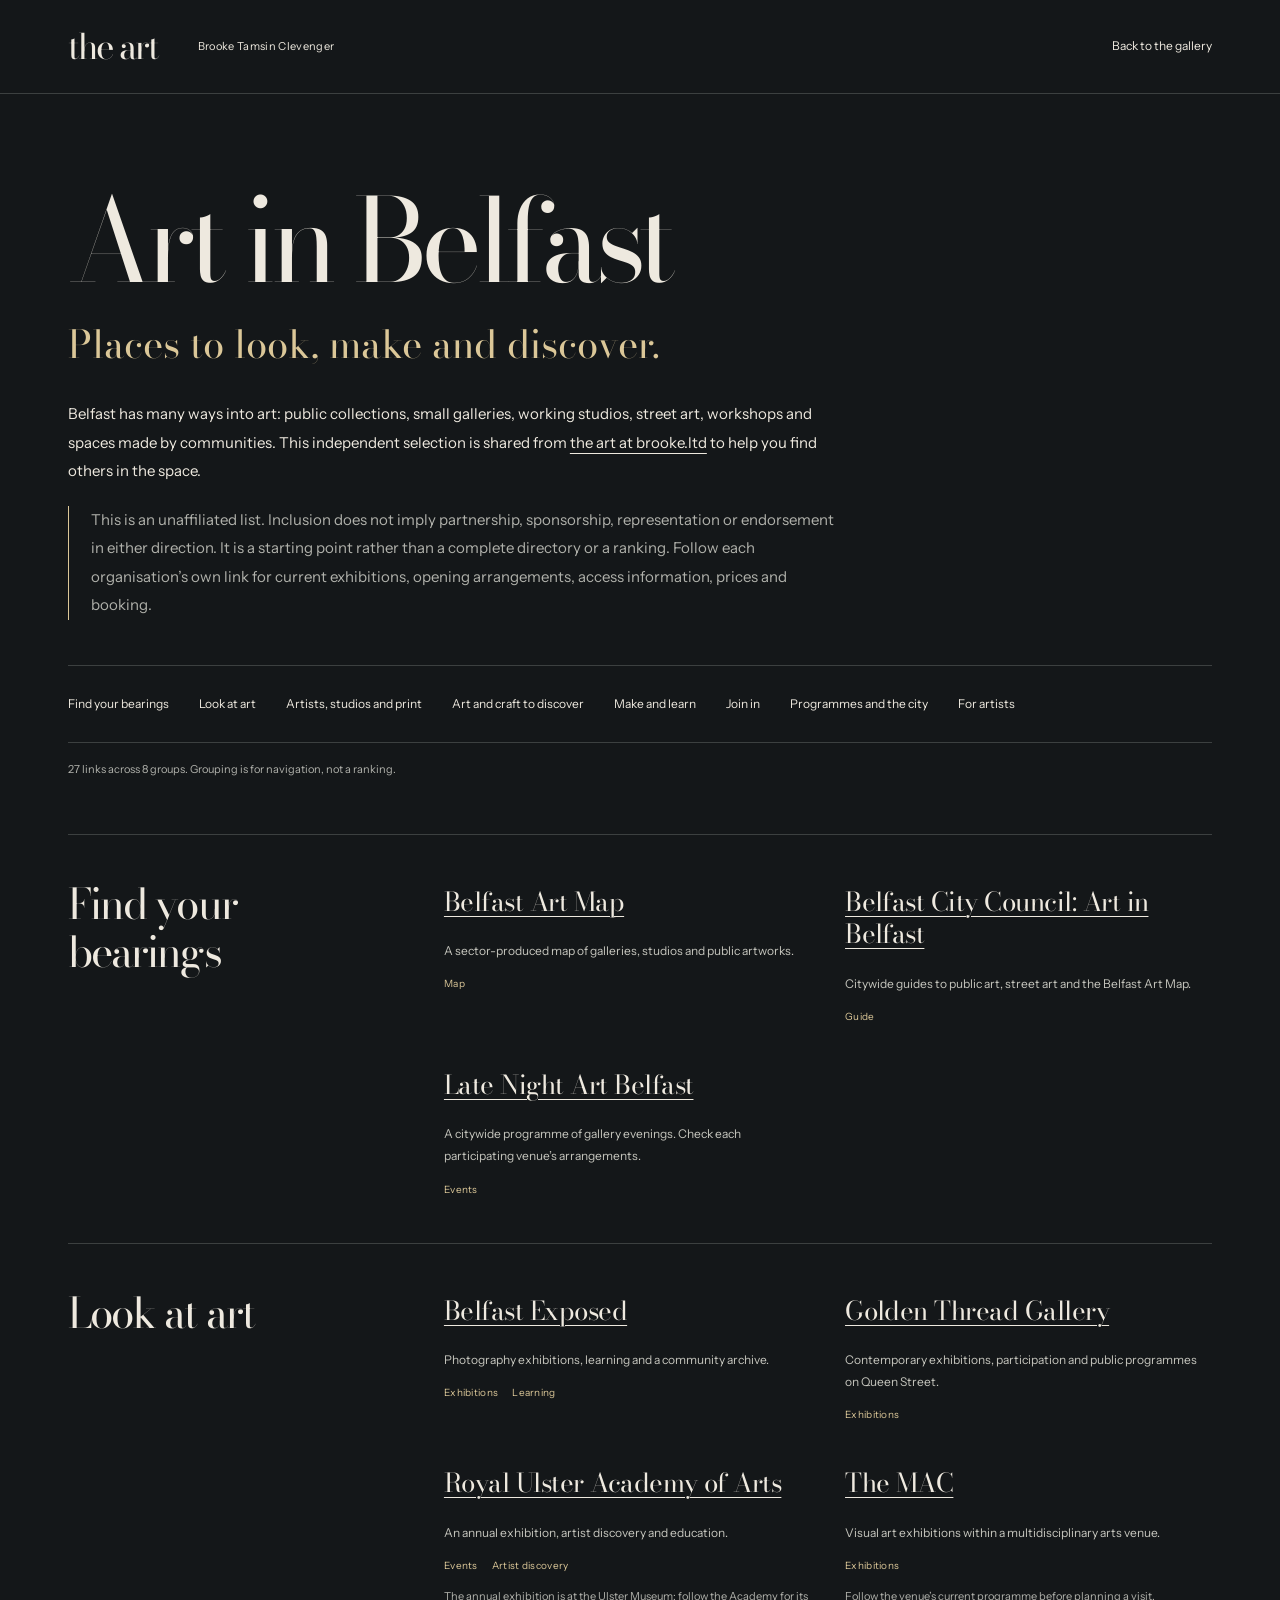
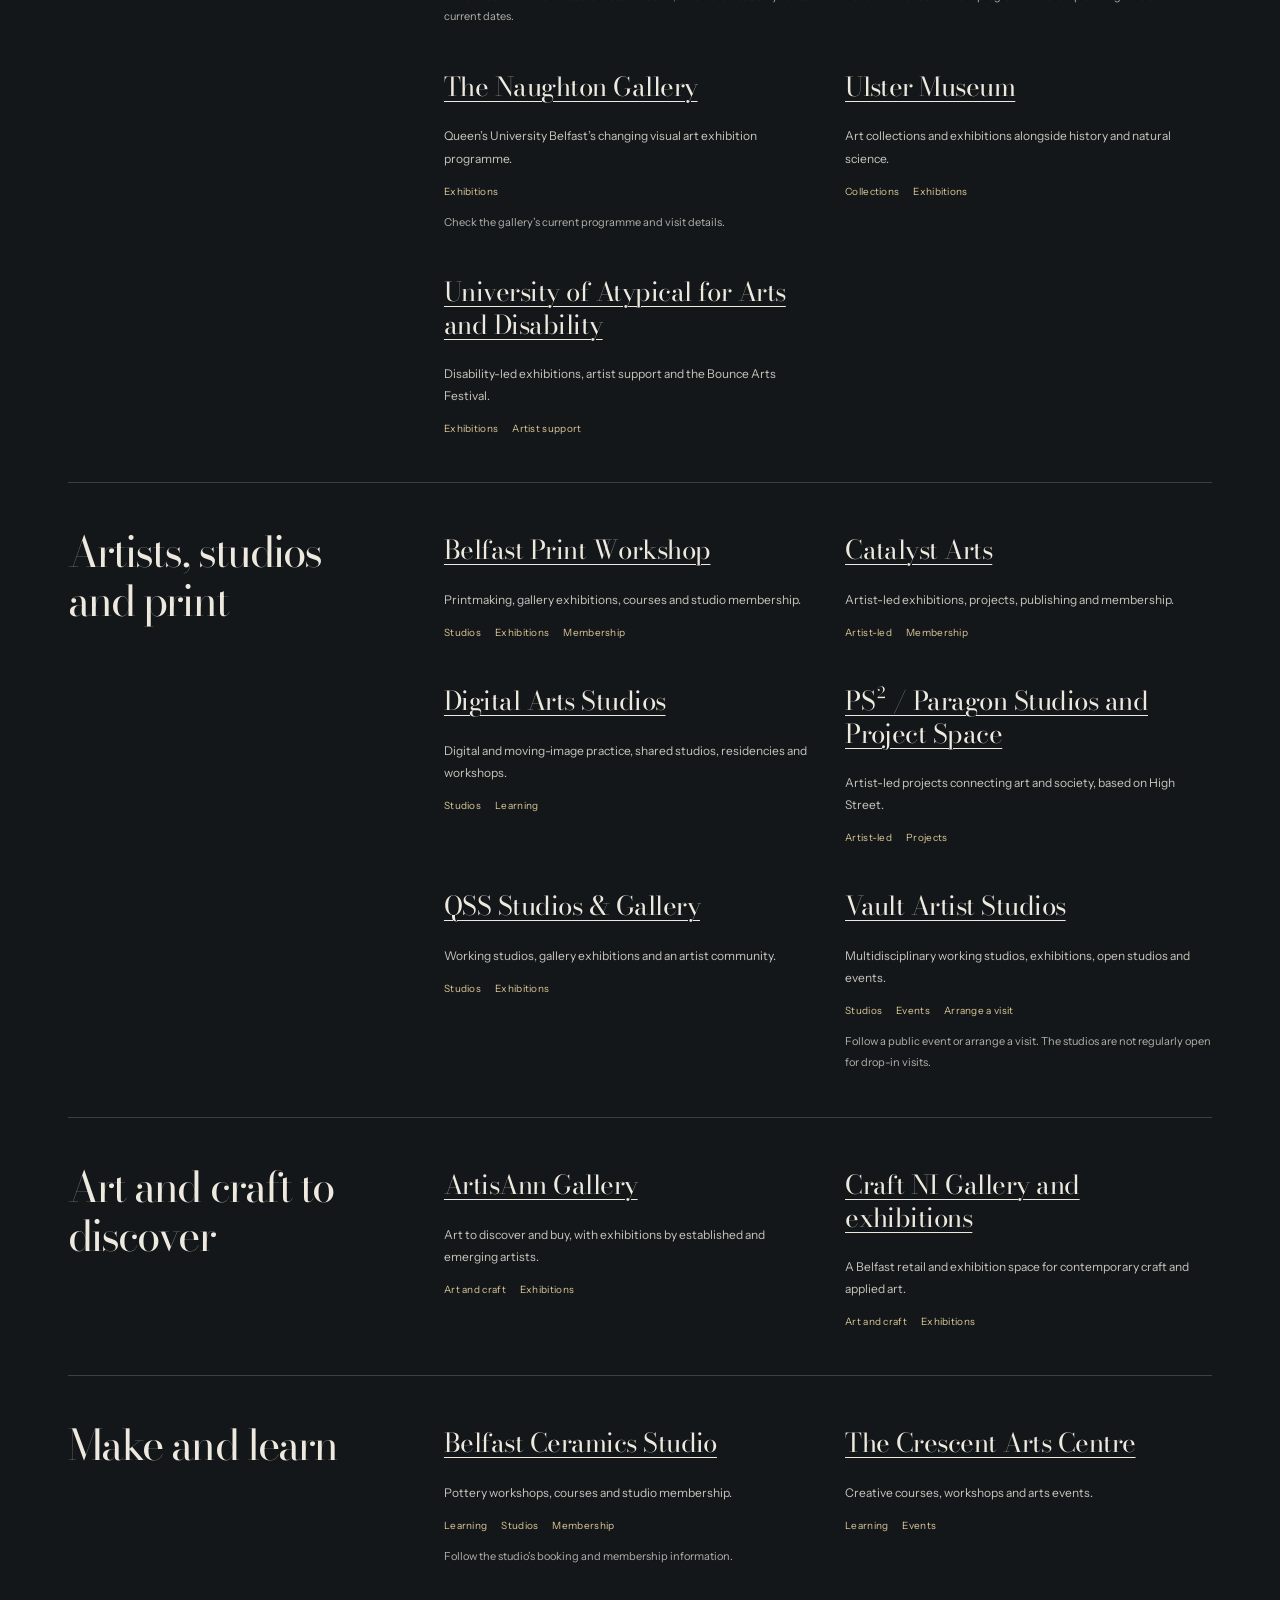
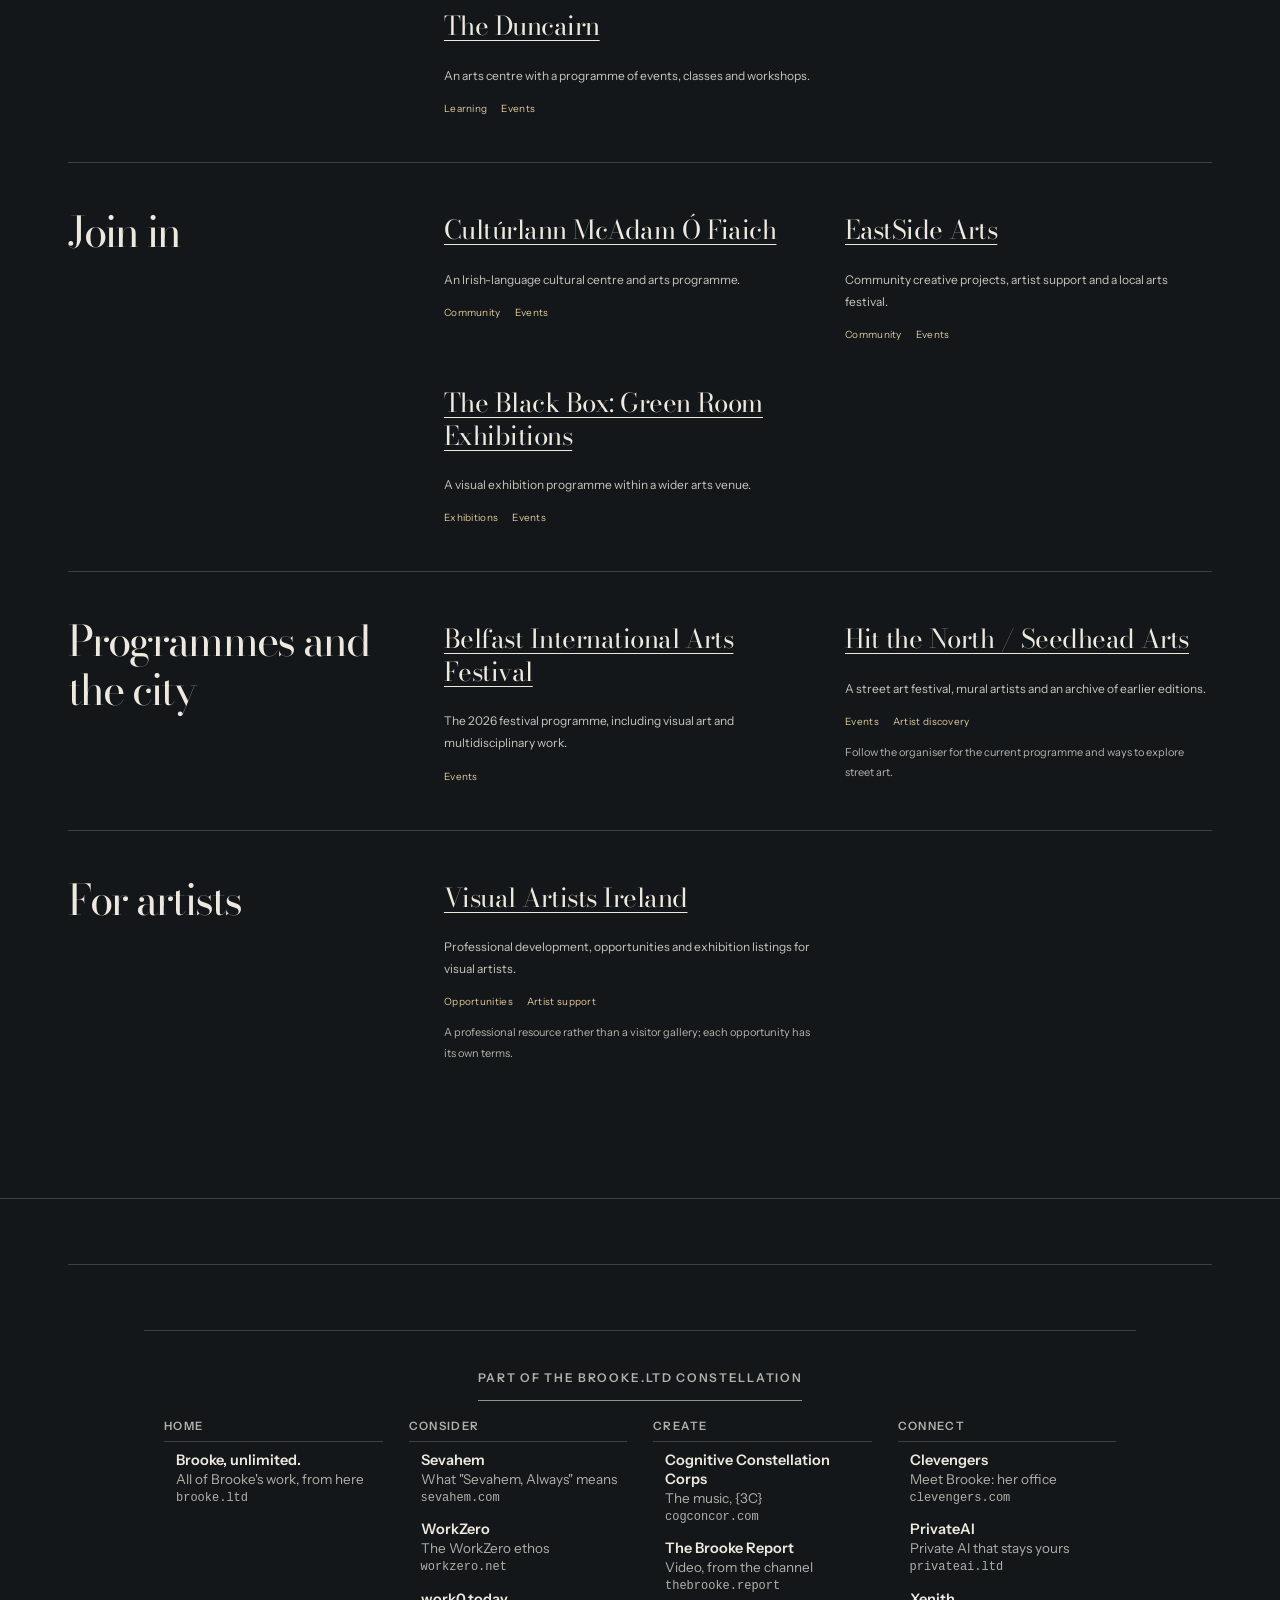
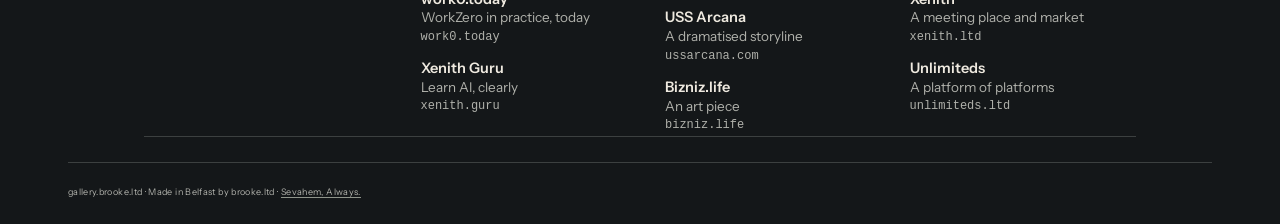
<file: art-in-belfast/index.html>
<!doctype html>
<html lang="en"><head><meta charset="utf-8"><meta name="viewport" content="width=device-width, initial-scale=1"><meta http-equiv="Content-Security-Policy" content="default-src 'none'; script-src 'self'; style-src 'self'; img-src 'self'; font-src 'self'; connect-src 'self'; base-uri 'none'; form-action 'none'; object-src 'none'"><meta name="robots" content="index, follow"><title>Art in Belfast - the art</title><link rel="stylesheet" href="/assets/styles.css"><link rel="icon" href="/assets/favicon.svg" type="image/svg+xml"></head><body><header class="site-header"><a class="wordmark" href="/">the art</a><p class="attribution">Brooke Tamsin Clevenger</p><nav aria-label="Gallery"><a href="/">Back to the gallery</a></nav></header>
<main id="main-content" class="page-width association-page"><div class="association-intro"><h1>Art in Belfast</h1><p class="association-subtitle">Places to look, make and discover.</p><p>Belfast has many ways into art: public collections, small galleries, working studios, street art, workshops and spaces made by communities. This independent selection is shared from <a href="https://gallery.brooke.ltd/">the art at brooke.ltd</a> to help you find others in the space.</p><p class="association-independence">This is an unaffiliated list. Inclusion does not imply partnership, sponsorship, representation or endorsement in either direction. It is a starting point rather than a complete directory or a ranking. Follow each organisation’s own link for current exhibitions, opening arrangements, access information, prices and booking.</p></div><nav class="association-navigation" aria-label="On this page"><ul><li><a href="#association-start">Find your bearings</a></li><li><a href="#association-exhibitions">Look at art</a></li><li><a href="#association-artist-led">Artists, studios and print</a></li><li><a href="#association-buy-and-discover">Art and craft to discover</a></li><li><a href="#association-learn-and-make">Make and learn</a></li><li><a href="#association-community">Join in</a></li><li><a href="#association-programmes">Programmes and the city</a></li><li><a href="#association-artist-support">For artists</a></li></ul></nav><p class="association-count">27 links across 8 groups. Grouping is for navigation, not a ranking.</p><section id="association-start" class="association-section" aria-labelledby="association-title-start"><h2 id="association-title-start">Find your bearings</h2><ul class="association-entries"><li><article id="resource-art-map" class="association-entry"><h3><a href="https://belfastartmap.com/" rel="noopener noreferrer">Belfast Art Map</a></h3><p>A sector-produced map of galleries, studios and public artworks.</p><ul class="association-roles" aria-label="Link roles"><li>Map</li></ul></article></li>
<li><article id="resource-council-art" class="association-entry"><h3><a href="https://www.belfastcity.gov.uk/public-art" rel="noopener noreferrer">Belfast City Council: Art in Belfast</a></h3><p>Citywide guides to public art, street art and the Belfast Art Map.</p><ul class="association-roles" aria-label="Link roles"><li>Guide</li></ul></article></li>
<li><article id="resource-late-night-art" class="association-entry"><h3><a href="https://www.belfastcity.gov.uk/events/late-night-art-belfast" rel="noopener noreferrer">Late Night Art Belfast</a></h3><p>A citywide programme of gallery evenings. Check each participating venue’s arrangements.</p><ul class="association-roles" aria-label="Link roles"><li>Events</li></ul></article></li></ul></section>
<section id="association-exhibitions" class="association-section" aria-labelledby="association-title-exhibitions"><h2 id="association-title-exhibitions">Look at art</h2><ul class="association-entries"><li><article id="resource-belfast-exposed" class="association-entry"><h3><a href="https://www.belfastexposed.org/" rel="noopener noreferrer">Belfast Exposed</a></h3><p>Photography exhibitions, learning and a community archive.</p><ul class="association-roles" aria-label="Link roles"><li>Exhibitions</li><li>Learning</li></ul></article></li>
<li><article id="resource-golden-thread" class="association-entry"><h3><a href="https://goldenthreadgallery.co.uk/" rel="noopener noreferrer">Golden Thread Gallery</a></h3><p>Contemporary exhibitions, participation and public programmes on Queen Street.</p><ul class="association-roles" aria-label="Link roles"><li>Exhibitions</li></ul></article></li>
<li><article id="resource-rua" class="association-entry"><h3><a href="https://www.royalulsteracademy.org/" rel="noopener noreferrer">Royal Ulster Academy of Arts</a></h3><p>An annual exhibition, artist discovery and education.</p><ul class="association-roles" aria-label="Link roles"><li>Events</li><li>Artist discovery</li></ul><p class="association-visit-note">The annual exhibition is at the Ulster Museum; follow the Academy for its current dates.</p></article></li>
<li><article id="resource-mac" class="association-entry"><h3><a href="https://themaclive.com/art-exhibitions" rel="noopener noreferrer">The MAC</a></h3><p>Visual art exhibitions within a multidisciplinary arts venue.</p><ul class="association-roles" aria-label="Link roles"><li>Exhibitions</li></ul><p class="association-visit-note">Follow the venue’s current programme before planning a visit.</p></article></li>
<li><article id="resource-naughton" class="association-entry"><h3><a href="https://www.qub.ac.uk/naughton-gallery/Exhibitions/" rel="noopener noreferrer">The Naughton Gallery</a></h3><p>Queen’s University Belfast’s changing visual art exhibition programme.</p><ul class="association-roles" aria-label="Link roles"><li>Exhibitions</li></ul><p class="association-visit-note">Check the gallery’s current programme and visit details.</p></article></li>
<li><article id="resource-ulster-museum" class="association-entry"><h3><a href="https://www.ulstermuseum.org/" rel="noopener noreferrer">Ulster Museum</a></h3><p>Art collections and exhibitions alongside history and natural science.</p><ul class="association-roles" aria-label="Link roles"><li>Collections</li><li>Exhibitions</li></ul></article></li>
<li><article id="resource-atypical" class="association-entry"><h3><a href="https://universityofatypical.org/" rel="noopener noreferrer">University of Atypical for Arts and Disability</a></h3><p>Disability-led exhibitions, artist support and the Bounce Arts Festival.</p><ul class="association-roles" aria-label="Link roles"><li>Exhibitions</li><li>Artist support</li></ul></article></li></ul></section>
<section id="association-artist-led" class="association-section" aria-labelledby="association-title-artist-led"><h2 id="association-title-artist-led">Artists, studios and print</h2><ul class="association-entries"><li><article id="resource-bpw" class="association-entry"><h3><a href="https://bpw.org.uk/" rel="noopener noreferrer">Belfast Print Workshop</a></h3><p>Printmaking, gallery exhibitions, courses and studio membership.</p><ul class="association-roles" aria-label="Link roles"><li>Studios</li><li>Exhibitions</li><li>Membership</li></ul></article></li>
<li><article id="resource-catalyst" class="association-entry"><h3><a href="https://www.catalystarts.org.uk/" rel="noopener noreferrer">Catalyst Arts</a></h3><p>Artist-led exhibitions, projects, publishing and membership.</p><ul class="association-roles" aria-label="Link roles"><li>Artist-led</li><li>Membership</li></ul></article></li>
<li><article id="resource-das" class="association-entry"><h3><a href="https://www.digitalartsstudios.com/" rel="noopener noreferrer">Digital Arts Studios</a></h3><p>Digital and moving-image practice, shared studios, residencies and workshops.</p><ul class="association-roles" aria-label="Link roles"><li>Studios</li><li>Learning</li></ul></article></li>
<li><article id="resource-ps2" class="association-entry"><h3><a href="https://www.pssquared.org/" rel="noopener noreferrer">PS² / Paragon Studios and Project Space</a></h3><p>Artist-led projects connecting art and society, based on High Street.</p><ul class="association-roles" aria-label="Link roles"><li>Artist-led</li><li>Projects</li></ul></article></li>
<li><article id="resource-qss" class="association-entry"><h3><a href="https://www.queenstreetstudios.net/" rel="noopener noreferrer">QSS Studios &amp; Gallery</a></h3><p>Working studios, gallery exhibitions and an artist community.</p><ul class="association-roles" aria-label="Link roles"><li>Studios</li><li>Exhibitions</li></ul></article></li>
<li><article id="resource-vault" class="association-entry"><h3><a href="https://www.vaultartiststudios.com/" rel="noopener noreferrer">Vault Artist Studios</a></h3><p>Multidisciplinary working studios, exhibitions, open studios and events.</p><ul class="association-roles" aria-label="Link roles"><li>Studios</li><li>Events</li><li>Arrange a visit</li></ul><p class="association-visit-note">Follow a public event or arrange a visit. The studios are not regularly open for drop-in visits.</p></article></li></ul></section>
<section id="association-buy-and-discover" class="association-section" aria-labelledby="association-title-buy-and-discover"><h2 id="association-title-buy-and-discover">Art and craft to discover</h2><ul class="association-entries"><li><article id="resource-artisann" class="association-entry"><h3><a href="https://artisann.org/" rel="noopener noreferrer">ArtisAnn Gallery</a></h3><p>Art to discover and buy, with exhibitions by established and emerging artists.</p><ul class="association-roles" aria-label="Link roles"><li>Art and craft</li><li>Exhibitions</li></ul></article></li>
<li><article id="resource-craft-ni-gallery" class="association-entry"><h3><a href="https://craftni.org/" rel="noopener noreferrer">Craft NI Gallery and exhibitions</a></h3><p>A Belfast retail and exhibition space for contemporary craft and applied art.</p><ul class="association-roles" aria-label="Link roles"><li>Art and craft</li><li>Exhibitions</li></ul></article></li></ul></section>
<section id="association-learn-and-make" class="association-section" aria-labelledby="association-title-learn-and-make"><h2 id="association-title-learn-and-make">Make and learn</h2><ul class="association-entries"><li><article id="resource-belfast-ceramics" class="association-entry"><h3><a href="https://www.belfastceramicsstudio.com/" rel="noopener noreferrer">Belfast Ceramics Studio</a></h3><p>Pottery workshops, courses and studio membership.</p><ul class="association-roles" aria-label="Link roles"><li>Learning</li><li>Studios</li><li>Membership</li></ul><p class="association-visit-note">Follow the studio’s booking and membership information.</p></article></li>
<li><article id="resource-crescent" class="association-entry"><h3><a href="https://crescentarts.org/" rel="noopener noreferrer">The Crescent Arts Centre</a></h3><p>Creative courses, workshops and arts events.</p><ul class="association-roles" aria-label="Link roles"><li>Learning</li><li>Events</li></ul></article></li>
<li><article id="resource-duncairn" class="association-entry"><h3><a href="https://www.theduncairn.com/events" rel="noopener noreferrer">The Duncairn</a></h3><p>An arts centre with a programme of events, classes and workshops.</p><ul class="association-roles" aria-label="Link roles"><li>Learning</li><li>Events</li></ul></article></li></ul></section>
<section id="association-community" class="association-section" aria-labelledby="association-title-community"><h2 id="association-title-community">Join in</h2><ul class="association-entries"><li><article id="resource-culturlann" class="association-entry"><h3><a href="https://culturlann.ie/" rel="noopener noreferrer">Cultúrlann McAdam Ó Fiaich</a></h3><p>An Irish-language cultural centre and arts programme.</p><ul class="association-roles" aria-label="Link roles"><li>Community</li><li>Events</li></ul></article></li>
<li><article id="resource-eastside" class="association-entry"><h3><a href="https://www.eastsidearts.net/" rel="noopener noreferrer">EastSide Arts</a></h3><p>Community creative projects, artist support and a local arts festival.</p><ul class="association-roles" aria-label="Link roles"><li>Community</li><li>Events</li></ul></article></li>
<li><article id="resource-black-box" class="association-entry"><h3><a href="https://www.blackboxbelfast.com/the-green-room-exhibitions/" rel="noopener noreferrer">The Black Box: Green Room Exhibitions</a></h3><p>A visual exhibition programme within a wider arts venue.</p><ul class="association-roles" aria-label="Link roles"><li>Exhibitions</li><li>Events</li></ul></article></li></ul></section>
<section id="association-programmes" class="association-section" aria-labelledby="association-title-programmes"><h2 id="association-title-programmes">Programmes and the city</h2><ul class="association-entries"><li><article id="resource-biaf" class="association-entry"><h3><a href="https://belfastinternationalartsfestival.com/2026-festival/" rel="noopener noreferrer">Belfast International Arts Festival</a></h3><p>The 2026 festival programme, including visual art and multidisciplinary work.</p><ul class="association-roles" aria-label="Link roles"><li>Events</li></ul></article></li>
<li><article id="resource-hit-north" class="association-entry"><h3><a href="https://www.seedheadarts.com/htn" rel="noopener noreferrer">Hit the North / Seedhead Arts</a></h3><p>A street art festival, mural artists and an archive of earlier editions.</p><ul class="association-roles" aria-label="Link roles"><li>Events</li><li>Artist discovery</li></ul><p class="association-visit-note">Follow the organiser for the current programme and ways to explore street art.</p></article></li></ul></section>
<section id="association-artist-support" class="association-section" aria-labelledby="association-title-artist-support"><h2 id="association-title-artist-support">For artists</h2><ul class="association-entries"><li><article id="resource-vai" class="association-entry"><h3><a href="https://visualartists.ie/" rel="noopener noreferrer">Visual Artists Ireland</a></h3><p>Professional development, opportunities and exhibition listings for visual artists.</p><ul class="association-roles" aria-label="Link roles"><li>Opportunities</li><li>Artist support</li></ul><p class="association-visit-note">A professional resource rather than a visitor gallery; each opportunity has its own terms.</p></article></li></ul></section></main><footer class="site-footer"><div class="page-width"><div class="constellation"><nav class="constellation" aria-label="The brooke.ltd constellation"><h2><a href="/constellation/">Part of the brooke.ltd constellation</a></h2><div class="groups"><section><h3>Home</h3><ul><li><a href="https://brooke.ltd/"><b>Brooke, unlimited.</b><span class="w">All of Brooke's work, from here</span><small>brooke.ltd</small></a></li></ul></section><section><h3>Consider</h3><ul><li><a href="https://sevahem.com/"><b>Sevahem</b><span class="w">What &quot;Sevahem, Always&quot; means</span><small>sevahem.com</small></a></li><li><a href="https://workzero.net/"><b>WorkZero</b><span class="w">The WorkZero ethos</span><small>workzero.net</small></a></li><li><a href="https://work0.today/"><b>work0.today</b><span class="w">WorkZero in practice, today</span><small>work0.today</small></a></li><li><a href="https://xenith.guru/"><b>Xenith Guru</b><span class="w">Learn AI, clearly</span><small>xenith.guru</small></a></li></ul></section><section><h3>Create</h3><ul><li><a href="https://cogconcor.com/"><b>Cognitive Constellation Corps</b><span class="w">The music, {3C}</span><small>cogconcor.com</small></a></li><li><a href="https://thebrooke.report/"><b>The Brooke Report</b><span class="w">Video, from the channel</span><small>thebrooke.report</small></a></li><li><a href="https://ussarcana.com/"><b>USS Arcana</b><span class="w">A dramatised storyline</span><small>ussarcana.com</small></a></li><li><a href="https://bizniz.life/"><b>Bizniz.life</b><span class="w">An art piece</span><small>bizniz.life</small></a></li></ul></section><section><h3>Connect</h3><ul><li><a href="https://clevengers.com/"><b>Clevengers</b><span class="w">Meet Brooke: her office</span><small>clevengers.com</small></a></li><li><a href="https://privateai.ltd/"><b>PrivateAI</b><span class="w">Private AI that stays yours</span><small>privateai.ltd</small></a></li><li><a href="https://xenith.ltd/"><b>Xenith</b><span class="w">A meeting place and market</span><small>xenith.ltd</small></a></li><li><a href="https://unlimiteds.ltd/"><b>Unlimiteds</b><span class="w">A platform of platforms</span><small>unlimiteds.ltd</small></a></li></ul></section></div></nav>
</div><div class="footer-bottom"><p>gallery.brooke.ltd &middot; Made in Belfast by <a href="https://brooke.ltd/">brooke.ltd</a> &middot; <a class="sign" href="https://sevahem.com/">Sevahem, Always.</a></p></div></div></footer></body></html>
</file>
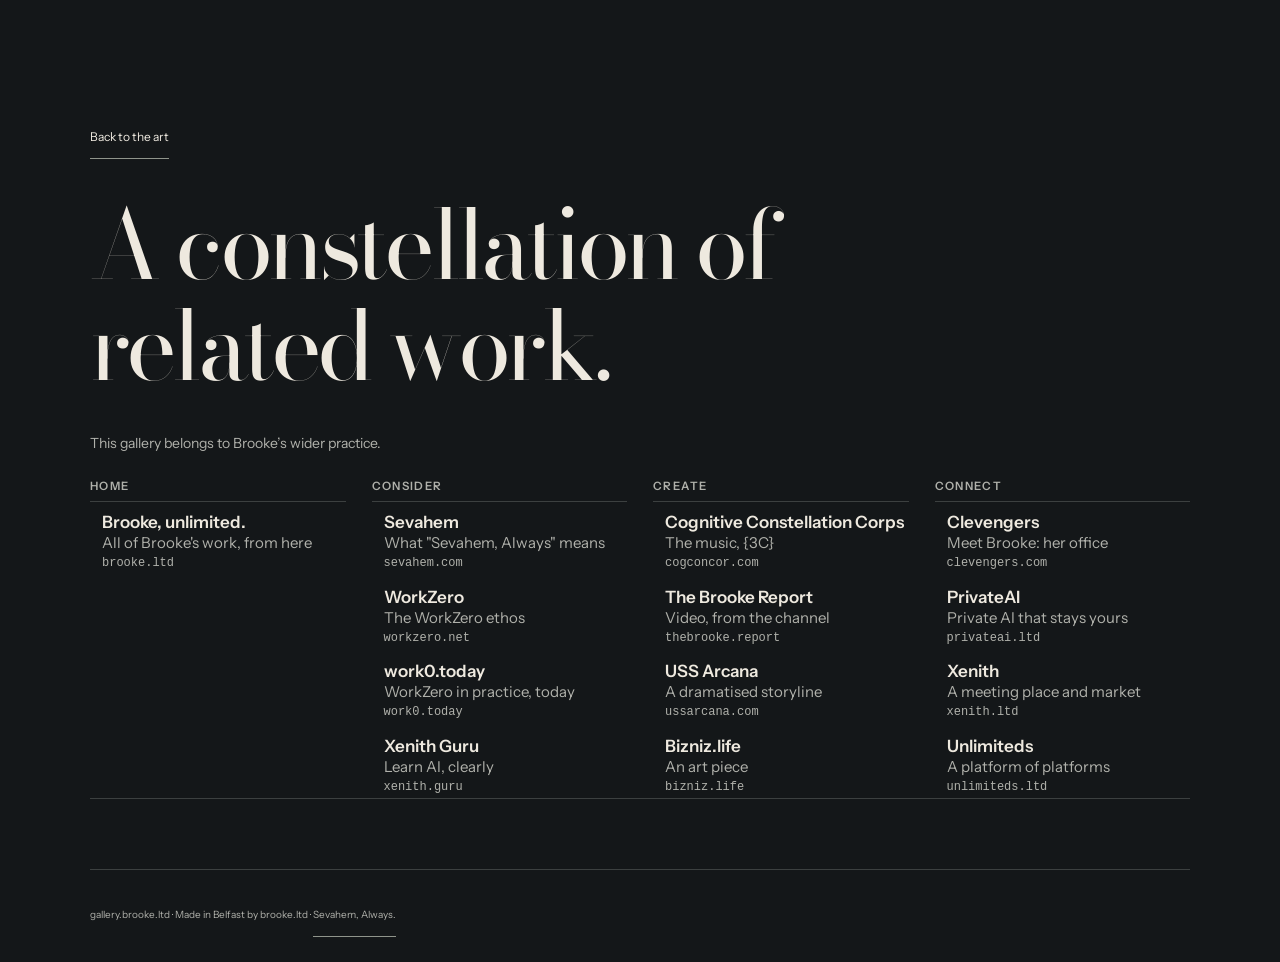
<file: constellation/index.html>
<!doctype html>
<html lang="en"><head><meta charset="utf-8"><meta name="viewport" content="width=device-width, initial-scale=1"><meta http-equiv="Content-Security-Policy" content="default-src 'none'; script-src 'self'; style-src 'self'; img-src 'self'; font-src 'self'; connect-src 'self'; base-uri 'none'; form-action 'none'; object-src 'none'"><meta name="robots" content="index, follow"><title>The Estate constellation</title><link rel="stylesheet" href="/assets/styles.css"><link rel="icon" href="/assets/favicon.svg" type="image/svg+xml"></head><body><main class="reading-page"><a href="/">Back to the art</a><h1>A constellation of related work.</h1><p>This gallery belongs to Brooke’s wider practice.</p><nav class="constellation map" aria-label="The brooke.ltd constellation"><h2>Part of the brooke.ltd constellation</h2><div class="groups"><section><h3>Home</h3><ul><li><a href="https://brooke.ltd/"><b>Brooke, unlimited.</b><span class="w">All of Brooke's work, from here</span><small>brooke.ltd</small></a></li></ul></section><section><h3>Consider</h3><ul><li><a href="https://sevahem.com/"><b>Sevahem</b><span class="w">What &quot;Sevahem, Always&quot; means</span><small>sevahem.com</small></a></li><li><a href="https://workzero.net/"><b>WorkZero</b><span class="w">The WorkZero ethos</span><small>workzero.net</small></a></li><li><a href="https://work0.today/"><b>work0.today</b><span class="w">WorkZero in practice, today</span><small>work0.today</small></a></li><li><a href="https://xenith.guru/"><b>Xenith Guru</b><span class="w">Learn AI, clearly</span><small>xenith.guru</small></a></li></ul></section><section><h3>Create</h3><ul><li><a href="https://cogconcor.com/"><b>Cognitive Constellation Corps</b><span class="w">The music, {3C}</span><small>cogconcor.com</small></a></li><li><a href="https://thebrooke.report/"><b>The Brooke Report</b><span class="w">Video, from the channel</span><small>thebrooke.report</small></a></li><li><a href="https://ussarcana.com/"><b>USS Arcana</b><span class="w">A dramatised storyline</span><small>ussarcana.com</small></a></li><li><a href="https://bizniz.life/"><b>Bizniz.life</b><span class="w">An art piece</span><small>bizniz.life</small></a></li></ul></section><section><h3>Connect</h3><ul><li><a href="https://clevengers.com/"><b>Clevengers</b><span class="w">Meet Brooke: her office</span><small>clevengers.com</small></a></li><li><a href="https://privateai.ltd/"><b>PrivateAI</b><span class="w">Private AI that stays yours</span><small>privateai.ltd</small></a></li><li><a href="https://xenith.ltd/"><b>Xenith</b><span class="w">A meeting place and market</span><small>xenith.ltd</small></a></li><li><a href="https://unlimiteds.ltd/"><b>Unlimiteds</b><span class="w">A platform of platforms</span><small>unlimiteds.ltd</small></a></li></ul></section></div></nav>
</main><footer>gallery.brooke.ltd &middot; Made in Belfast by <a href="https://brooke.ltd/">brooke.ltd</a> &middot; <a class="sign" href="https://sevahem.com/">Sevahem, Always.</a></footer>
</body></html>
</file>
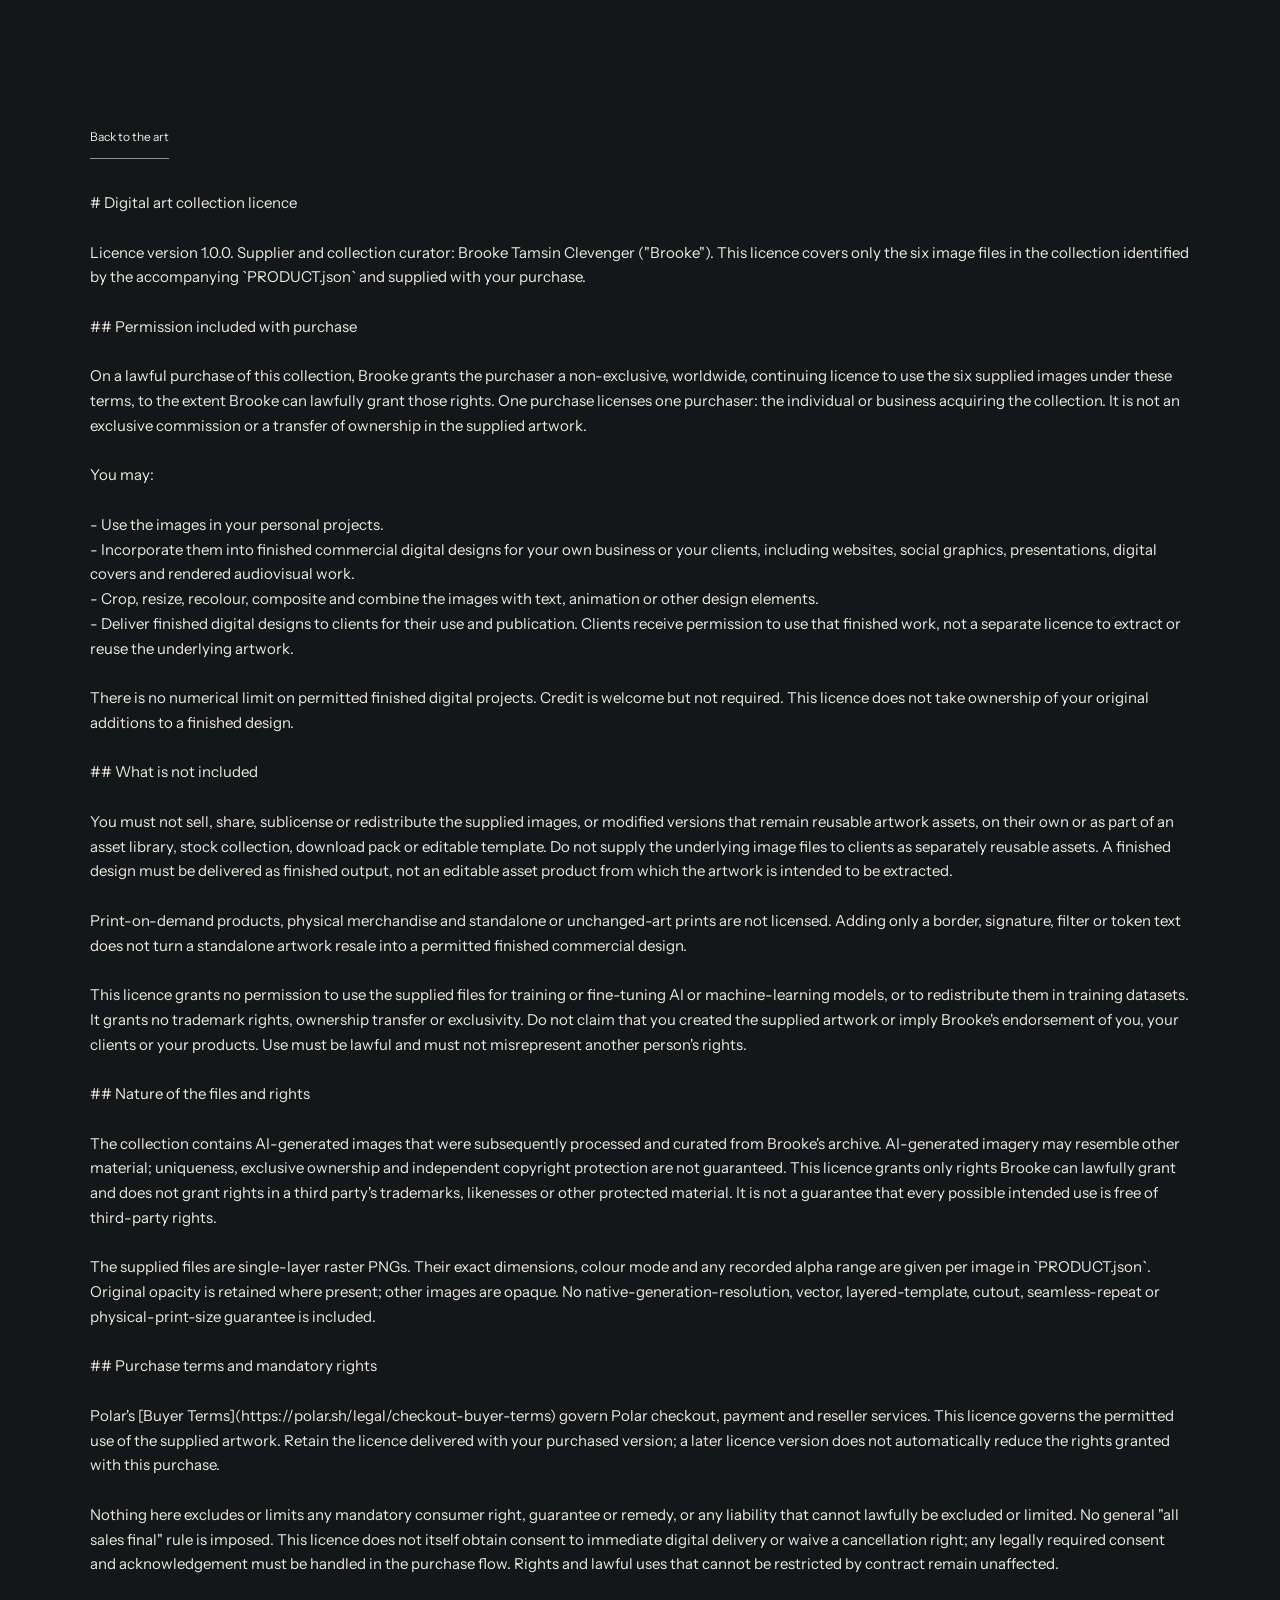
<file: licence.html>
<!doctype html>
<html lang="en"><head><meta charset="utf-8"><meta name="viewport" content="width=device-width, initial-scale=1"><meta http-equiv="Content-Security-Policy" content="default-src 'none'; script-src 'self'; style-src 'self'; img-src 'self'; font-src 'self'; connect-src 'self'; base-uri 'none'; form-action 'none'; object-src 'none'"><meta name="robots" content="index, follow"><title>Digital art collection licence</title><link rel="stylesheet" href="/assets/styles.css"><link rel="icon" href="/assets/favicon.svg" type="image/svg+xml"></head><body><main class="reading-page"><a href="/">Back to the art</a><pre class="licence-text"># Digital art collection licence

Licence version 1.0.0. Supplier and collection curator: Brooke Tamsin Clevenger (&quot;Brooke&quot;). This licence covers only the six image files in the collection identified by the accompanying `PRODUCT.json` and supplied with your purchase.

## Permission included with purchase

On a lawful purchase of this collection, Brooke grants the purchaser a non-exclusive, worldwide, continuing licence to use the six supplied images under these terms, to the extent Brooke can lawfully grant those rights. One purchase licenses one purchaser: the individual or business acquiring the collection. It is not an exclusive commission or a transfer of ownership in the supplied artwork.

You may:

- Use the images in your personal projects.
- Incorporate them into finished commercial digital designs for your own business or your clients, including websites, social graphics, presentations, digital covers and rendered audiovisual work.
- Crop, resize, recolour, composite and combine the images with text, animation or other design elements.
- Deliver finished digital designs to clients for their use and publication. Clients receive permission to use that finished work, not a separate licence to extract or reuse the underlying artwork.

There is no numerical limit on permitted finished digital projects. Credit is welcome but not required. This licence does not take ownership of your original additions to a finished design.

## What is not included

You must not sell, share, sublicense or redistribute the supplied images, or modified versions that remain reusable artwork assets, on their own or as part of an asset library, stock collection, download pack or editable template. Do not supply the underlying image files to clients as separately reusable assets. A finished design must be delivered as finished output, not an editable asset product from which the artwork is intended to be extracted.

Print-on-demand products, physical merchandise and standalone or unchanged-art prints are not licensed. Adding only a border, signature, filter or token text does not turn a standalone artwork resale into a permitted finished commercial design.

This licence grants no permission to use the supplied files for training or fine-tuning AI or machine-learning models, or to redistribute them in training datasets. It grants no trademark rights, ownership transfer or exclusivity. Do not claim that you created the supplied artwork or imply Brooke&#39;s endorsement of you, your clients or your products. Use must be lawful and must not misrepresent another person&#39;s rights.

## Nature of the files and rights

The collection contains AI-generated images that were subsequently processed and curated from Brooke&#39;s archive. AI-generated imagery may resemble other material; uniqueness, exclusive ownership and independent copyright protection are not guaranteed. This licence grants only rights Brooke can lawfully grant and does not grant rights in a third party&#39;s trademarks, likenesses or other protected material. It is not a guarantee that every possible intended use is free of third-party rights.

The supplied files are single-layer raster PNGs. Their exact dimensions, colour mode and any recorded alpha range are given per image in `PRODUCT.json`. Original opacity is retained where present; other images are opaque. No native-generation-resolution, vector, layered-template, cutout, seamless-repeat or physical-print-size guarantee is included.

## Purchase terms and mandatory rights

Polar&#39;s [Buyer Terms](https://polar.sh/legal/checkout-buyer-terms) govern Polar checkout, payment and reseller services. This licence governs the permitted use of the supplied artwork. Retain the licence delivered with your purchased version; a later licence version does not automatically reduce the rights granted with this purchase.

Nothing here excludes or limits any mandatory consumer right, guarantee or remedy, or any liability that cannot lawfully be excluded or limited. No general &quot;all sales final&quot; rule is imposed. This licence does not itself obtain consent to immediate digital delivery or waive a cancellation right; any legally required consent and acknowledgement must be handled in the purchase flow. Rights and lawful uses that cannot be restricted by contract remain unaffected.
</pre></main></body></html>
</file>
<file: assets/styles.css>
@font-face{font-family:Bodoni;src:url('./fonts/bodoni-moda.woff2') format('woff2');font-weight:400 600;font-style:normal;font-display:swap}
/* Association shares the gallery's type, ink and paper; the directory is not a new brand. */
.site-header nav{flex-wrap:wrap}
.association-page{padding-block:clamp(45px,7vw,110px)}
.association-intro{max-width:1020px;margin-bottom:45px}
.association-intro h1{font:400 clamp(54px,9vw,144px)/.98 var(--serif);letter-spacing:-.055em;margin:0 0 24px;overflow-wrap:anywhere}
.association-subtitle{font:400 clamp(24px,3vw,40px)/1.3 var(--serif);color:var(--accent);margin-bottom:30px}
.association-intro>p:not(.association-subtitle){max-width:780px;font-size:15px;line-height:1.9;margin-top:20px}
.association-intro a,.association-entry h3 a{text-decoration:underline;text-underline-offset:5px;text-decoration-thickness:1px}
.association-independence{border-left:1px solid var(--accent);padding-left:22px;color:var(--muted)}
.association-navigation{border-block:1px solid var(--line);padding-block:16px}
.association-navigation ul{list-style:none;display:flex;flex-wrap:wrap;gap:6px 30px;padding:0;margin:0}
.association-navigation a{display:flex;align-items:center;min-height:44px;font-size:12px}
.association-navigation a:hover{text-decoration:underline;text-underline-offset:5px}
.association-count{font-size:11px;color:var(--muted);margin:18px 0 55px}
.association-section{display:grid;grid-template-columns:minmax(180px,.65fr) minmax(0,1.6fr);gap:clamp(28px,5vw,80px);border-top:1px solid var(--line);padding-block:45px}
.association-section h2{font-size:clamp(30px,3.3vw,52px);line-height:1.15;max-width:330px}
.association-entries{list-style:none;margin:0;padding:0;display:grid;grid-template-columns:repeat(2,minmax(0,1fr));gap:38px 34px}
.association-entries>li{min-width:0}
.association-entry h3{font:400 26px/1.25 var(--serif);letter-spacing:-.02em;margin-bottom:16px}
.association-entry h3 a{display:inline-block;padding-block:6px;overflow-wrap:anywhere}
.association-entry>p{font-size:12px;line-height:1.85;color:#c6c6be}
.association-roles{list-style:none;display:flex;flex-wrap:wrap;gap:5px 14px;padding:0;margin:14px 0 0;font-size:10px;color:var(--accent);letter-spacing:.03em}
.association-entry .association-visit-note{margin-top:12px;font-size:11px;color:var(--muted)}
@media(max-width:760px){.association-section{grid-template-columns:1fr;gap:28px;padding-block:32px}.association-section h2{max-width:none}.association-intro>p:not(.association-subtitle){font-size:13px}.association-count{margin-bottom:35px}.association-entries{gap:28px}.association-entry h3{font-size:24px}}
@media(max-width:460px){.association-entries{grid-template-columns:1fr}.association-navigation ul{gap:2px 20px}.association-navigation a{font-size:11px}.association-intro h1{font-size:57px}.association-independence{padding-left:16px}}
@font-face{font-family:Instrument;src:url('./fonts/instrument-sans.woff2') format('woff2');font-weight:400 600;font-style:normal;font-display:swap}
:root{--ink:#141719;--paper:#eee9df;--muted:#b0b1ab;--line:#3c4040;--paper-line:#b8b4aa;--accent:#dbc798;--under:#8f948b;--surface:#202526;--serif:Bodoni,'Bodoni MT',Didot,'Times New Roman',serif;--sans:Instrument,'Segoe UI',Arial,sans-serif;--body:var(--sans);--gutter:clamp(22px,5.3vw,94px)}
*{box-sizing:border-box}html{scroll-behavior:smooth;scroll-padding-top:35px}body{margin:0;background:var(--ink);color:var(--paper);font:400 15px/1.6 var(--sans);-webkit-font-smoothing:antialiased}body:has(dialog[open]){overflow:hidden}::selection{background:var(--accent);color:var(--ink)}a{color:inherit}button,input,select{font:inherit}button,a,input,select{-webkit-tap-highlight-color:transparent}button{cursor:pointer}button:disabled{cursor:default}a{text-decoration:none}a:hover{text-decoration-color:currentColor}button{color:inherit}img{display:block;max-width:100%;height:auto}figure,p,h1,h2,h3{margin:0}em{font-family:var(--serif);font-weight:400}h1,h2,h3{font-weight:400}button,input,select{border-radius:0}button:focus-visible,a:focus-visible,input:focus-visible,select:focus-visible{outline:2px solid var(--accent);outline-offset:6px}button:focus:not(:focus-visible){outline:none}[hidden]{display:none!important}.page-width{margin-inline:auto;width:calc(100% - var(--gutter)*2);max-width:1560px}.skip-link{position:fixed;z-index:20;top:10px;left:10px;padding:12px 20px;color:var(--ink);background:var(--paper);transform:translateY(-160%)}.skip-link:focus{transform:translateY(0)}.enhancement{display:none}body[data-enhanced] .enhancement{display:block}
.site-header{display:flex;align-items:center;gap:40px;padding:20px var(--gutter);border-bottom:1px solid var(--line);min-height:94px}.wordmark{font:400 35px/1 var(--serif);letter-spacing:-2px;white-space:nowrap;min-height:44px;display:flex;align-items:center}.wordmark-dot{color:var(--accent)}.attribution{font-size:11px;line-height:1.6;letter-spacing:.03em}.attribution span{display:block;color:var(--muted)}.site-header nav{margin-left:auto;display:flex;gap:clamp(15px,3vw,48px)}.site-header nav a{font-size:12px;display:flex;align-items:center;min-height:44px;border-bottom:1px solid transparent}.site-header nav a:hover{border-color:var(--paper)}.review-notice,.review-banner{font-size:11px;letter-spacing:.04em;padding:10px var(--gutter);background:#262a2a;color:#ded7c6;border-bottom:1px solid var(--line)}
.arrival{padding-top:35px}.arrival-topline,.arrival-baseline{display:flex;justify-content:space-between;gap:20px;font-size:10px;text-transform:uppercase;letter-spacing:.16em;color:var(--muted)}.arrival h1{font:400 clamp(90px,24vw,370px)/.92 var(--serif);letter-spacing:-.075em;margin:20px 0 30px -0.055em;white-space:nowrap}.arrival-composition{display:grid;grid-template-columns:.82fr 1.18fr;gap:clamp(35px,6.4vw,110px);align-items:center}.arrival-introduction{padding:10px 0}.eyebrow{font-size:10px;font-weight:500;letter-spacing:.16em;text-transform:uppercase;line-height:1.6}.arrival-statement{font:400 clamp(39px,5.3vw,82px)/1.08 var(--serif);letter-spacing:-.045em;margin:28px 0}.arrival-statement em{color:var(--accent)}.arrival-copy{font-size:13px;max-width:275px;color:#c6c6be;line-height:1.8}.text-link{display:inline-flex;align-items:center;gap:24px;min-height:44px;font-size:12px;padding:8px 0;border-bottom:1px solid currentColor}.text-link span,.text-button span{font-size:21px;line-height:1}.text-link:hover span{transform:translate(2px,-2px)}.entrance-link{margin-top:28px}.arrival-footnote{display:flex;gap:17px;align-items:center;margin-top:clamp(34px,6vw,85px);color:var(--muted)}.arrival-footnote p{font-size:10px;line-height:1.6}.index-mark{font:400 42px/1 var(--serif);color:var(--accent)}.arrival-art{position:relative}.hero-image-link{display:block;background:#fff;box-shadow:0 18px 50px #0003}.arrival-art img{width:100%;object-fit:contain;background:#fff}.arrival-art figcaption{display:flex;gap:15px;justify-content:space-between;font-size:10px;color:var(--muted);margin-top:14px}.arrival-art figcaption span:last-child{white-space:nowrap}.arrival-baseline{margin-top:52px;border-bottom:1px solid var(--line);padding-bottom:22px}.arrival-baseline span:last-child{font-size:24px;line-height:1}
.explore{padding-top:115px;padding-bottom:100px}.section-heading{display:grid;grid-template-columns:1fr 1.7fr 1fr;align-items:end;gap:25px;margin-bottom:55px}.section-heading>.eyebrow{align-self:start;padding-top:9px}h2{font:400 clamp(38px,4.6vw,72px)/1.08 var(--serif);letter-spacing:-.045em}.section-heading h2 em{color:var(--accent)}.section-intro{font-size:12px;color:var(--muted);padding-bottom:6px}.gallery-filters{border-top:1px solid var(--line);margin-bottom:55px;padding-top:25px}.filter-fields{display:grid;grid-template-columns:1fr 280px;gap:38px}.filter-fields label{display:block;font-size:10px;text-transform:uppercase;letter-spacing:.13em;margin-bottom:12px;color:var(--muted)}.filter-fields input,.filter-fields select{width:100%;min-height:48px;border:0;border-bottom:1px solid #646969;color:var(--paper);background:transparent;font-size:15px;padding:0 5px 10px 0}.filter-fields input::placeholder{color:#a0a49e}.filter-fields select{cursor:pointer}.filter-fields select option{background:var(--ink);color:var(--paper)}.quality-field{border:0;margin:25px 0 0;padding:0;min-width:0}.quality-field legend{font-size:10px;letter-spacing:.08em;margin-bottom:13px}.quality-field legend span{color:var(--muted);text-transform:none;letter-spacing:0}#quality-filters{display:flex;flex-wrap:wrap;gap:9px}#quality-filters button{border:1px solid #565b59;padding:9px 16px;min-height:44px;background:transparent;font-size:11px;transition:background .18s,color .18s}#quality-filters button:hover{border-color:var(--paper)}#quality-filters button[aria-pressed=true]{color:var(--ink);background:var(--paper);border-color:var(--paper)}.filter-summary{display:flex;align-items:center;justify-content:space-between;gap:20px;margin-top:16px;font-size:11px;color:var(--muted)}.text-button{min-height:44px;border:0;border-bottom:1px solid currentColor;background:transparent;padding:7px 0;font-size:12px;display:inline-flex;align-items:center;gap:20px}.text-button:hover{color:var(--accent)}.filter-summary .text-button{border-bottom:0;font-size:11px}.work-grid{display:grid;grid-template-columns:repeat(3,minmax(0,1fr));gap:62px 32px;align-items:start}.work-card,.work-grid>.work-link{min-width:0}.work-card:nth-child(3n+2),.work-grid>.work-link:nth-child(3n+2){padding-top:60px}.work-link{display:block}.work-link figure,.work-card figure{margin:0}.work-link img{width:100%;background:white;object-fit:contain;transition:filter .25s,box-shadow .25s}.work-link:hover img{filter:brightness(1.04);box-shadow:0 10px 35px #0004}.work-link figcaption{display:flex;justify-content:space-between;gap:12px;margin-top:15px;font-size:12px;line-height:1.5}.work-link figcaption span:last-child{font-size:10px;color:var(--muted)}.work-link h3{font-size:13px}.work-link p{font-size:10px;color:var(--muted);margin-top:5px}.work-link .work-arrow{font-size:22px;color:var(--muted)}.catalogue-note{font-size:10px;color:var(--muted);max-width:500px;border-top:1px solid var(--line);margin-top:65px;padding-top:18px}.route-notice,.fallback-note,.load-status:not(:empty){font-size:13px;line-height:1.7;border-left:2px solid var(--accent);padding:12px 18px;margin:0 0 25px;max-width:640px}.route-notice a{text-decoration:underline}.empty-state{padding:65px 0 80px;max-width:570px}.empty-state p:not(.empty-title){color:var(--muted);font-size:13px;margin:20px 0}.empty-title{font:400 46px/1.1 var(--serif);letter-spacing:-.03em}
.collections{background:var(--paper);color:var(--ink);padding:85px 0 70px}.collection-heading{display:flex;justify-content:space-between;gap:40px;align-items:end;margin-bottom:50px}.collection-heading .eyebrow{margin-bottom:25px}.collection-heading>p{font-size:12px;line-height:1.8;max-width:250px}.collection-heading h2{font-size:clamp(36px,4.2vw,66px)}.collection-grid{display:grid;grid-template-columns:repeat(2,minmax(0,1fr));gap:45px}.collection-link{display:block;width:100%;min-width:0;text-align:left;border:0;background:transparent;color:var(--ink);padding:0;line-height:1.5}.collection-link img{width:100%;height:auto;background:#fff;object-fit:contain}.collection-link figure{margin:0}.collection-link figcaption,.collection-link>.collection-caption{border-top:1px solid var(--paper-line);padding:17px 0;margin-top:20px}.collection-link h3{font:400 clamp(28px,3vw,45px)/1.15 var(--serif);letter-spacing:-.035em}.collection-link p{font-size:11px;line-height:1.7;margin-top:9px}.collection-link .collection-action{font-size:11px;text-decoration:underline;text-underline-offset:5px}.collections :focus-visible{outline-color:var(--ink)}.collection-note{font-size:11px;margin-top:42px;color:#52564f}.about{padding-top:110px;padding-bottom:95px;border-bottom:1px solid var(--line)}.about>.eyebrow{margin-bottom:35px}.about-layout{display:grid;grid-template-columns:1.2fr 1fr;gap:clamp(40px,12vw,180px)}.about-copy{max-width:480px}.about-copy p{font-size:13px;line-height:1.9;color:#c6c6be;margin-bottom:20px}.about-copy .lead{font:400 29px/1.35 var(--serif);color:var(--paper);letter-spacing:-.025em}.about-copy .text-link{margin-top:6px}.visiting{padding-top:55px;padding-bottom:85px}.visiting h2{font:400 30px/1.25 var(--serif);letter-spacing:-.025em;margin-bottom:35px}.visiting-grid{display:grid;grid-template-columns:repeat(3,minmax(0,1fr));gap:45px}.visiting h3{font-size:12px;margin-bottom:12px}.visiting p{font-size:11px;color:var(--muted);line-height:1.8;max-width:350px}.site-footer{border-top:1px solid var(--line);padding:65px 0 25px}.footer-top{display:flex;justify-content:space-between;gap:40px;align-items:center;margin-bottom:65px}.footer-invitation{font:400 clamp(36px,4.6vw,70px)/1.1 var(--serif);letter-spacing:-.045em}.footer-invitation em{color:var(--accent)}.constellation{border-block:1px solid var(--line);padding:25px 0;font-size:11px;color:var(--muted)}.constellation nav,.constellation ul{display:flex;flex-wrap:wrap;gap:12px 28px}.constellation ul{list-style:none;margin:0;padding:0}.constellation a{display:inline-flex;align-items:center;min-height:44px}.constellation a:hover{color:var(--paper);text-decoration:underline;text-underline-offset:5px}.footer-bottom{display:flex;justify-content:space-between;gap:20px;font-size:9px;letter-spacing:.04em;color:var(--muted);padding-top:22px}
dialog{position:fixed;border:1px solid #60635c;padding:0;background:var(--ink);color:var(--paper);margin:auto;max-height:calc(100dvh - 36px);overflow:auto;overscroll-behavior:contain;width:calc(100% - 36px);max-width:1540px;box-shadow:0 24px 90px #0008}dialog::backdrop{background:#080b0de8;backdrop-filter:blur(8px)}.dialog-toolbar{position:sticky;z-index:2;top:0;display:flex;justify-content:space-between;align-items:center;gap:18px;background:var(--ink);border-bottom:1px solid var(--line);padding:14px 25px}.dialog-actions{display:flex;gap:9px;align-items:center}.icon-button,.close-button{height:44px;min-width:44px;border:1px solid #5e625c;background:transparent;font-size:20px;display:inline-flex;gap:20px;align-items:center;justify-content:center}.icon-button:hover,.close-button:hover{background:var(--paper);color:var(--ink)}.close-button{padding:0 17px;margin-left:12px;font-size:11px}.close-button span{font-size:24px;font-weight:300}.work-dialog-layout{display:grid;grid-template-columns:minmax(0,1.6fr) minmax(280px,1fr)}.viewer-image-wrap{background:#fff;display:flex;align-items:center;justify-content:center;min-width:0;min-height:480px}.viewer-image-wrap img{width:100%;height:100%;max-height:calc(100dvh - 150px);object-fit:contain;background:#fff}.work-detail{padding:38px 35px}.work-detail h2{font-size:clamp(35px,3.5vw,56px);margin:17px 0 10px}.editorial-label{font-size:10px;color:var(--muted)}#work-description{font-size:13px;line-height:1.85;margin-top:25px}.detail-qualities{display:flex;flex-wrap:wrap;gap:8px;margin:23px 0}.detail-qualities span{border:1px solid var(--line);padding:5px 10px;font-size:10px}.work-facts{display:grid;grid-template-columns:auto 1fr;gap:8px 20px;font-size:10px;color:var(--muted);margin:25px 0}.work-facts dt{color:var(--paper)}.work-facts dd{margin:0}.related-block{border-top:1px solid var(--line);margin-top:35px;padding-top:22px}.related-block h3{font-size:10px;letter-spacing:.08em;margin-bottom:16px}.related-works{display:grid;grid-template-columns:repeat(3,minmax(0,1fr));gap:10px}.related-works button{background:transparent;border:0;padding:0;text-align:left;font-size:9px;line-height:1.4;min-height:44px}.related-works img{width:100%;background:white;margin-bottom:9px}.viewer-hint{font-size:10px;text-align:center;color:var(--muted);padding:15px 20px;border-top:1px solid var(--line)}.collection-dialog{max-width:1120px}.collection-dialog-heading{padding:40px 45px 35px;max-width:800px}.collection-dialog-heading h2{margin:20px 0;font-size:clamp(38px,5.4vw,72px)}.collection-dialog-heading>p:last-child{color:var(--muted);font-size:13px;line-height:1.8;max-width:590px}.collection-works{display:grid;grid-template-columns:repeat(3,minmax(0,1fr));gap:22px;padding:0 45px 45px}.collection-works button{padding:0;border:0;background:transparent;text-align:left;min-width:0}.collection-works img{width:100%;background:#fff}.collection-works span{display:block;font-size:11px;line-height:1.5;padding-top:10px}.collecting-details{display:grid;grid-template-columns:1fr 1fr;gap:55px;padding:40px 45px;background:var(--paper);color:var(--ink)}.collecting-details h3{font:400 37px/1.15 var(--serif);letter-spacing:-.035em;margin:15px 0}.collecting-details p,.collecting-details ul{font-size:12px;line-height:1.8}.collecting-details .product-price{font:400 42px/1.15 var(--serif);letter-spacing:-.03em;margin-bottom:15px}.collecting-details .product-price span{display:block;font:400 10px/1.5 var(--sans);letter-spacing:.02em;margin-top:8px}.collecting-details ul{padding-left:17px;margin:20px 0}.licence-summary{border-top:1px solid var(--paper-line);padding-top:18px}.checkout-notice{margin-top:20px;font-size:11px;border-left:2px solid #787d6d;padding-left:12px}.checkout-link{margin-top:25px}.collecting-details :focus-visible{outline-color:var(--ink)}
.included-works{margin-top:20px;font-size:11px!important;color:#4e544b}
/* Canonical constellation markup uses --ink for foreground, unlike the gallery's
   background token. Keep that shared component's contract local and legible. */
nav.constellation{--ink:var(--paper);display:block;font-family:var(--body)}
.reading-page{width:calc(100% - var(--gutter)*2);max-width:1100px;margin:clamp(45px,9vw,140px) auto 70px;min-height:45vh}
.reading-page>h1{font:400 clamp(48px,7.5vw,105px)/1.05 var(--serif);letter-spacing:-.05em;max-width:16ch;margin:35px 0}
.reading-page>p{font-size:14px;line-height:1.85;color:var(--muted);max-width:640px;margin:20px 0}
.reading-page>p:first-child{font-size:10px;letter-spacing:.13em}
.reading-page>a{display:inline-flex;align-items:center;min-height:44px;border-bottom:1px solid var(--under);font-size:12px}
.reading-page nav.constellation{max-width:none;padding-inline:0;margin-top:55px}
body>nav.constellation{width:calc(100% - var(--gutter)*2);max-width:1100px}
body>footer:not(.site-footer){width:calc(100% - var(--gutter)*2);max-width:1100px;margin:50px auto 25px;padding-top:22px;border-top:1px solid var(--line);font-size:10px;color:var(--muted);line-height:1.9}
body>footer:not(.site-footer) a{display:inline-flex;align-items:center;min-height:44px}
@media(min-width:1600px){.arrival h1{font-size:370px}.work-grid{gap:80px 45px}}
@media(max-width:1000px){.attribution{display:none}.arrival-composition{grid-template-columns:.8fr 1.2fr;gap:35px}.arrival-copy{font-size:12px}.arrival-footnote{margin-top:35px}.section-heading{grid-template-columns:1fr 2fr}.section-intro{grid-column:2}.work-grid{gap:45px 22px}.work-card:nth-child(3n+2),.work-grid>.work-link:nth-child(3n+2){padding-top:35px}.about-layout{gap:55px}.work-dialog-layout{grid-template-columns:minmax(0,1.2fr) minmax(260px,1fr)}.work-detail{padding:30px 25px}.viewer-image-wrap{min-height:300px}.collection-dialog-heading{padding:35px}.collection-works{padding:0 35px 35px}.collecting-details{padding:35px;gap:35px}}
@media(max-width:700px){:root{--gutter:23px}.site-header{padding-block:13px;min-height:76px;gap:20px}.wordmark{font-size:31px}.site-header nav{gap:18px}.site-header nav a{font-size:10px}.arrival{padding-top:24px}.arrival-topline{font-size:8px;letter-spacing:.1em}.arrival h1{font-size:25vw;margin-top:22px;margin-bottom:27px}.arrival-composition{display:flex;flex-direction:column-reverse;gap:30px;align-items:stretch}.arrival-art figcaption{font-size:9px;margin-top:11px}.arrival-introduction{display:grid;grid-template-columns:1fr 1fr;gap:15px 25px;padding:0}.arrival-introduction>.eyebrow{grid-column:1/-1}.arrival-statement{font-size:40px;margin:0;grid-row:2/4}.arrival-copy{font-size:11px;margin-top:4px}.entrance-link{grid-column:2;margin-top:0;font-size:11px;gap:15px;justify-self:start;align-self:end}.arrival-footnote{display:none}.arrival-baseline{margin-top:35px;font-size:8px;letter-spacing:.08em;padding-bottom:18px}.explore{padding-top:68px;padding-bottom:65px}.section-heading{grid-template-columns:1fr;gap:22px;margin-bottom:32px}.section-heading>.eyebrow{padding-top:0}.section-heading h2{font-size:47px}.section-intro{grid-column:auto;font-size:11px}.section-intro br{display:none}.filter-fields{grid-template-columns:1fr 145px;gap:20px}.filter-fields input,.filter-fields select{font-size:12px}.filter-fields input::placeholder{font-size:11px}.filter-fields label{font-size:9px}.quality-field legend{font-size:9px}#quality-filters{gap:7px}#quality-filters button{font-size:10px;padding:8px 11px}.gallery-filters{padding-top:20px;margin-bottom:35px}.filter-summary{font-size:10px}.filter-summary .text-button{font-size:10px;gap:12px}.work-grid{grid-template-columns:repeat(2,minmax(0,1fr));gap:35px 18px}.work-card:nth-child(3n+2),.work-grid>.work-link:nth-child(3n+2){padding-top:0}.work-card:nth-child(even),.work-grid>.work-link:nth-child(even){padding-top:35px}.work-link figcaption{font-size:11px;gap:5px;margin-top:12px;flex-wrap:wrap}.work-link figcaption span:last-child{font-size:9px}.work-link p{font-size:9px}.catalogue-note{font-size:9px;margin-top:40px}.collections{padding:55px 0 45px}.collection-heading{display:block;margin-bottom:30px}.collection-heading h2{font-size:38px}.collection-heading>p{margin-top:23px;font-size:11px}.collection-grid{grid-template-columns:1fr;gap:40px}.collection-link h3{font-size:36px}.collection-note{font-size:10px;margin-top:25px}.about{padding-top:65px;padding-bottom:60px}.about-layout{grid-template-columns:1fr;gap:32px}.about h2{font-size:45px}.about-copy p{font-size:12px}.about-copy .lead{font-size:27px}.visiting{padding:40px 0 55px}.visiting-grid{grid-template-columns:1fr;gap:25px}.visiting p{max-width:100%;font-size:11px}.visiting h2{font-size:29px;margin-bottom:28px}.footer-top{display:block;margin-bottom:40px}.footer-invitation{font-size:43px}.footer-top>.text-link{margin-top:25px;font-size:11px}.site-footer{padding-top:45px}.footer-bottom{flex-direction:column;gap:8px}.constellation{padding:18px 0}.constellation nav,.constellation ul{gap:7px 22px}dialog{width:calc(100% - 18px);max-height:calc(100dvh - 18px)}.dialog-toolbar{padding:10px 15px;gap:10px}.dialog-toolbar>.eyebrow{font-size:8px;letter-spacing:.1em}.dialog-actions{gap:5px}.close-button{margin-left:3px;padding:0 11px;gap:10px;font-size:10px}.work-dialog-layout{grid-template-columns:1fr}.viewer-image-wrap{min-height:0}.viewer-image-wrap img{height:auto;max-height:68dvh}.work-detail{padding:28px 24px}.work-detail h2{font-size:40px}.work-detail #work-description{font-size:12px}.related-works{max-width:350px}.collection-dialog-heading{padding:28px 24px}.collection-dialog-heading h2{font-size:43px}.collection-works{grid-template-columns:repeat(2,minmax(0,1fr));gap:22px 16px;padding:0 24px 28px}.collection-works span{font-size:10px}.collecting-details{grid-template-columns:1fr;gap:28px;padding:28px 24px}.collecting-details h3{font-size:34px}.viewer-hint{font-size:9px;padding:12px 15px}}
@media(max-width:360px){:root{--gutter:19px}.site-header nav{gap:12px}.arrival-introduction{gap:15px 18px}.arrival-statement{font-size:35px}.arrival-copy{font-size:10px}.entrance-link{font-size:10px;gap:10px}.filter-fields{grid-template-columns:1fr 110px}.quality-field legend span{display:block}.work-grid{gap:30px 14px}.collection-heading h2{font-size:34px}.section-heading h2{font-size:43px}}
@media(prefers-reduced-motion:reduce){html{scroll-behavior:auto}*,*::before,*::after{transition:none!important;animation:none!important}.text-link:hover span{transform:none}}

nav.constellation{width:100%;max-width:62rem;margin:40px auto 0;padding:26px 20px 0;border-top:1px solid var(--line);text-align:left}
nav.constellation h2{font-family:var(--body);font-size:12px;font-weight:600;letter-spacing:.14em;text-transform:uppercase;color:var(--muted);margin:0 0 16px;text-align:center}
nav.constellation h2 a{color:inherit;text-decoration:none;border-bottom:1px solid var(--under)}
nav.constellation h2 a:hover{color:var(--ink)}
nav.constellation .groups{display:grid;grid-template-columns:repeat(auto-fit,minmax(min(100%,12.5rem),1fr));gap:18px 26px}
nav.constellation section{min-width:0}
nav.constellation h3{font-family:var(--body);font-size:11.5px;font-weight:600;letter-spacing:.12em;text-transform:uppercase;color:var(--muted);margin:0 0 8px;padding-bottom:6px;border-bottom:1px solid var(--line)}
nav.constellation ul{list-style:none;margin:0;padding:0;display:grid;gap:10px}
nav.constellation li a,nav.constellation li .here{display:block;text-decoration:none;color:var(--ink);padding:1px 0 1px 10px;border-left:2px solid transparent}
nav.constellation li .here{border-left-color:var(--ink)}
nav.constellation b{display:block;font-weight:600;font-size:14.5px;line-height:1.3}
nav.constellation .w{display:block;color:var(--muted);font-size:13.5px;line-height:1.35}
nav.constellation small{display:block;font-family:ui-monospace,"Cascadia Mono","SFMono-Regular",Consolas,monospace;font-size:12px;color:var(--muted);margin-top:1px}
nav.constellation li a:hover b{text-decoration:underline;text-underline-offset:3px}
nav.constellation li a:focus-visible{outline:2px solid var(--ink);outline-offset:2px;border-radius:2px}
nav.constellation.map{border-top:0;margin-top:8px;padding-top:0}
nav.constellation.map h2{display:none}
nav.constellation.map b{font-size:17px}
nav.constellation.map .w{font-size:15px}
footer a.sign{border-bottom:1px solid var(--under)}
.vh{position:absolute;width:1px;height:1px;margin:-1px;padding:0;border:0;overflow:hidden;clip-path:inset(50%);white-space:nowrap}


.licence-text{white-space:pre-wrap;overflow-wrap:anywhere;font:inherit;line-height:1.65;margin-block:2rem}
</file>
